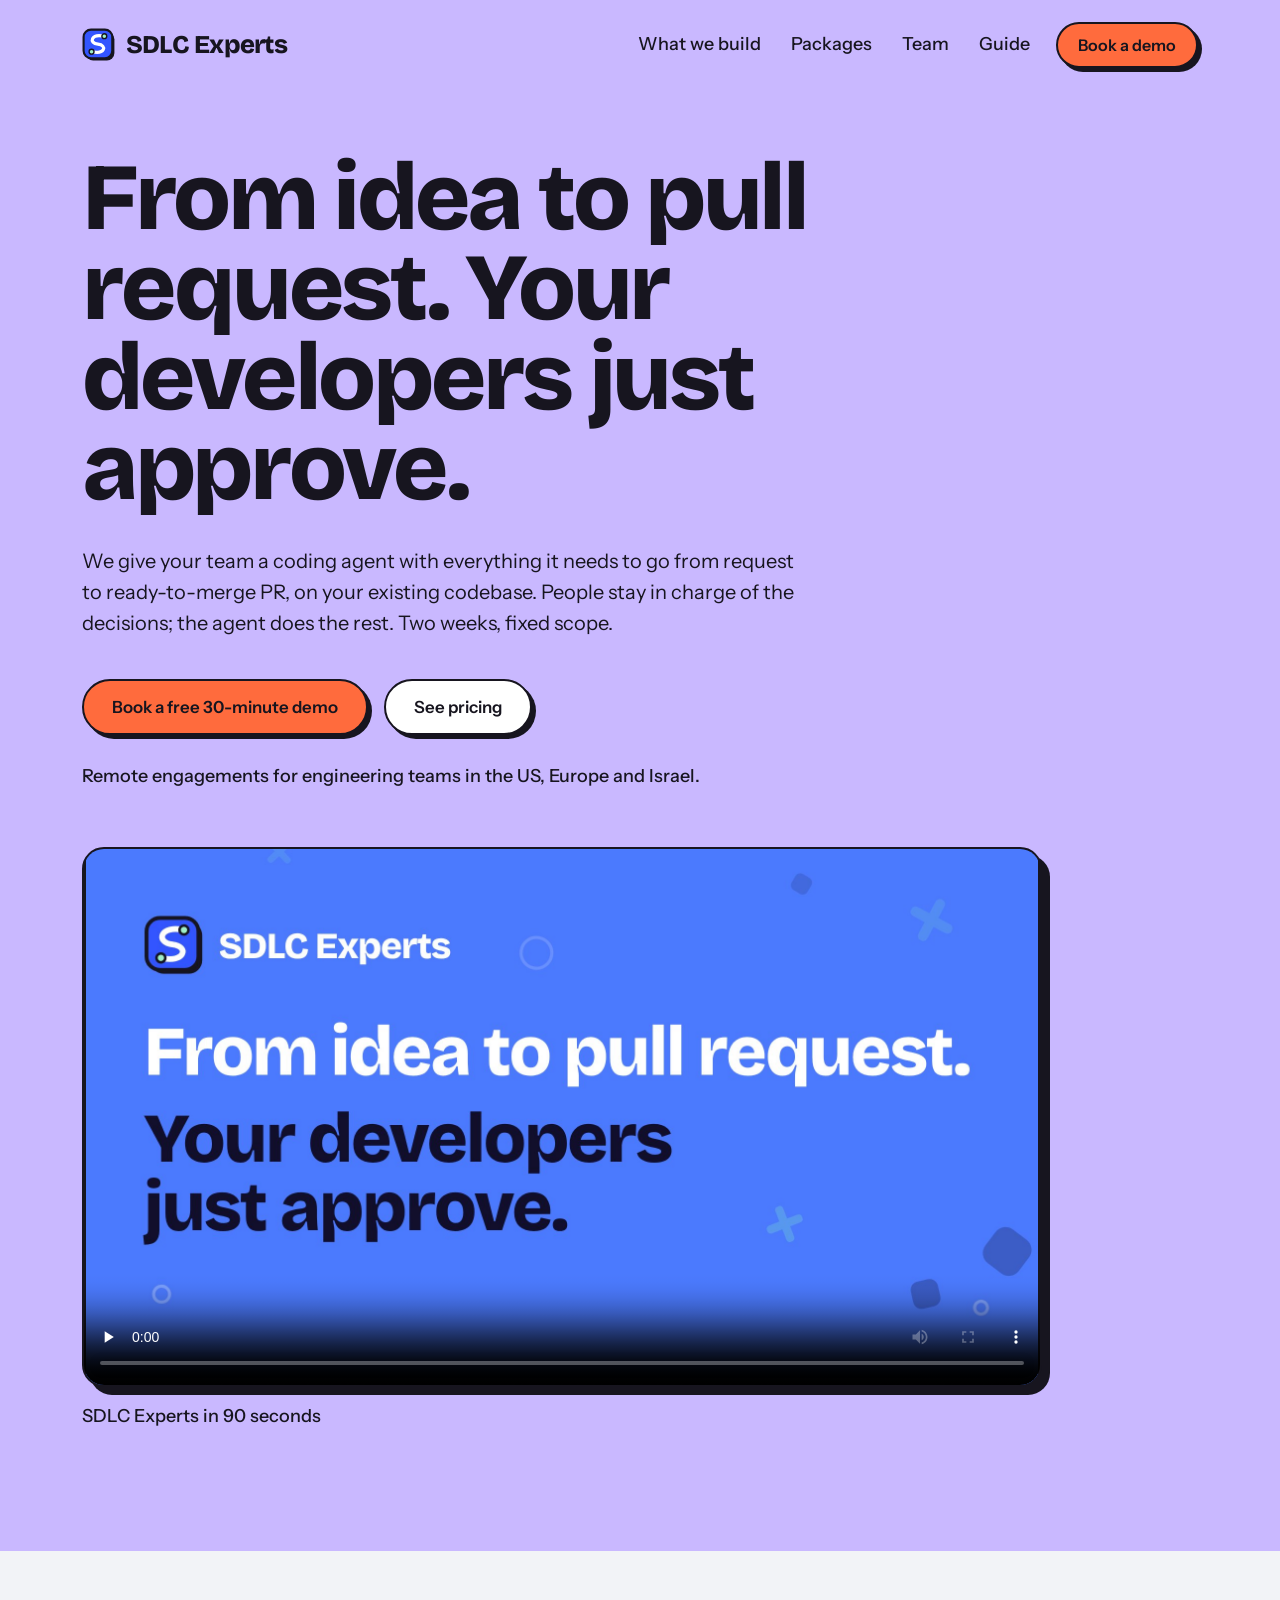
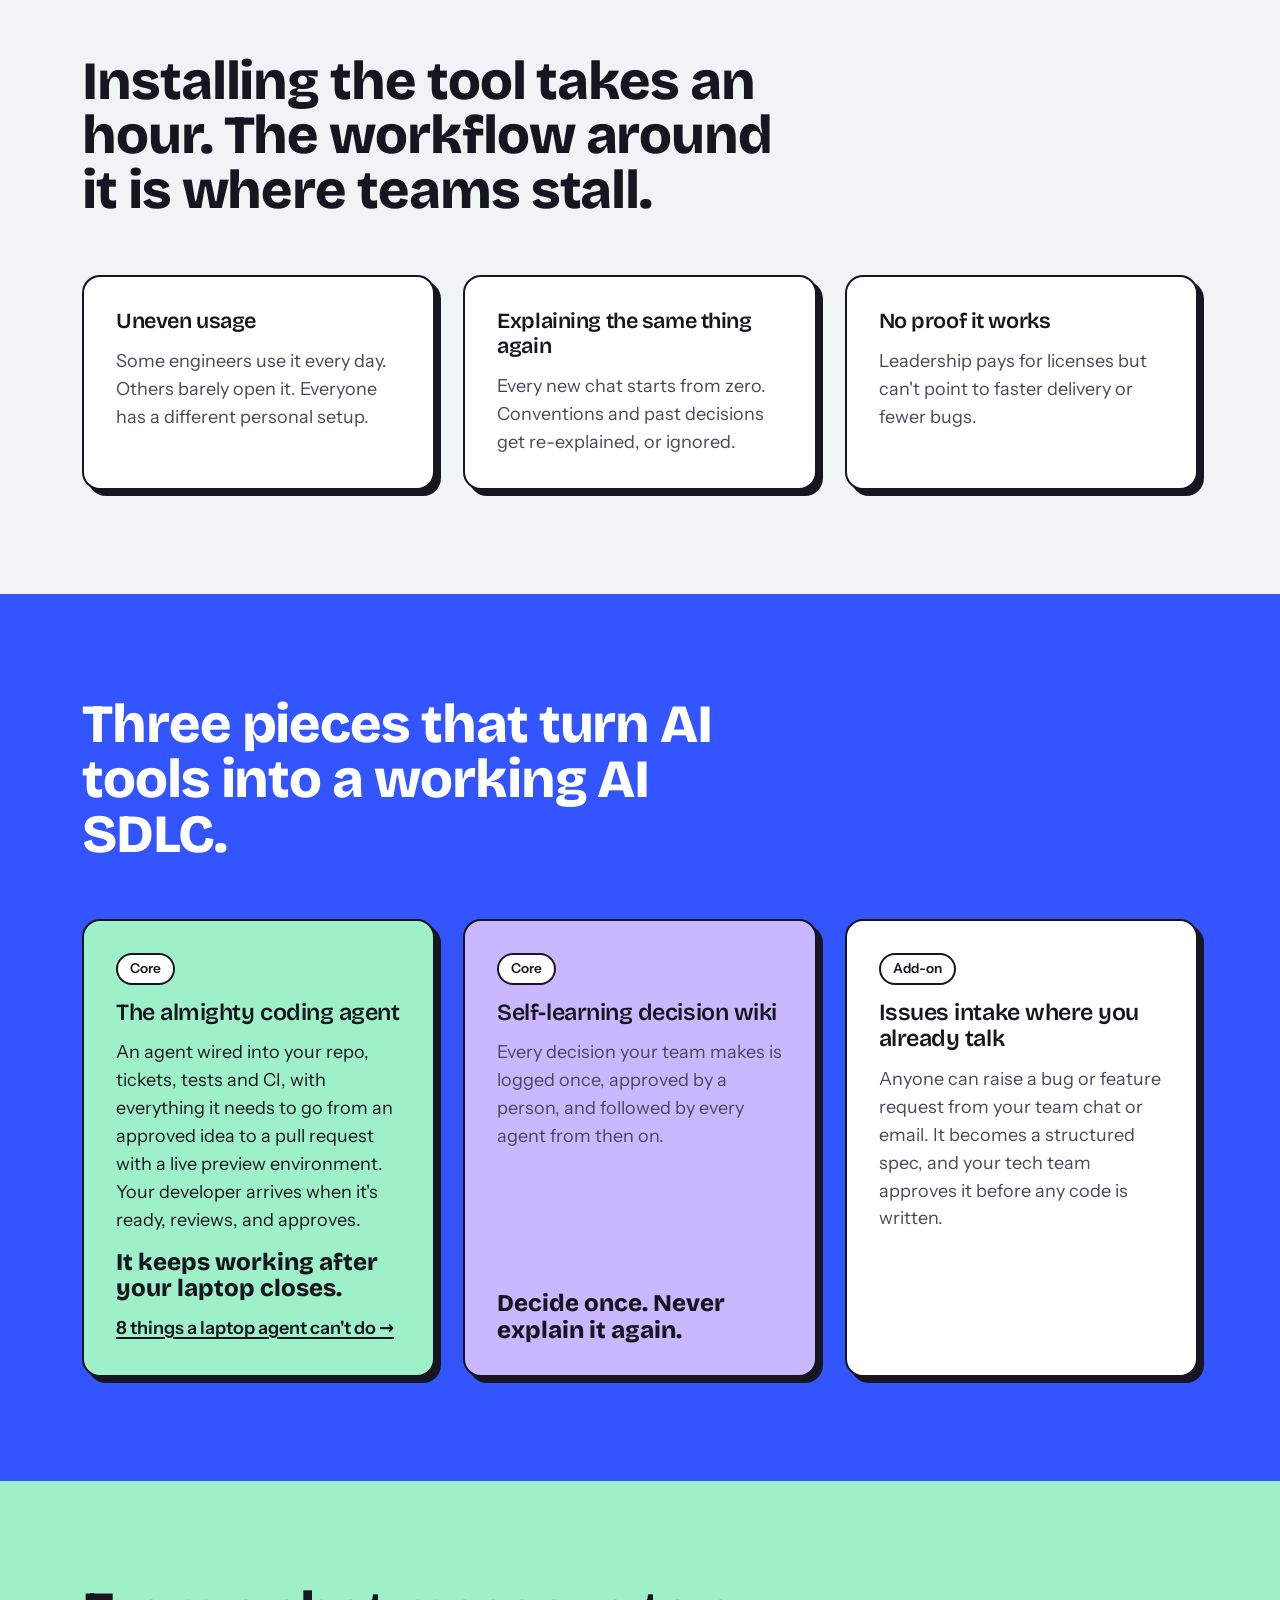
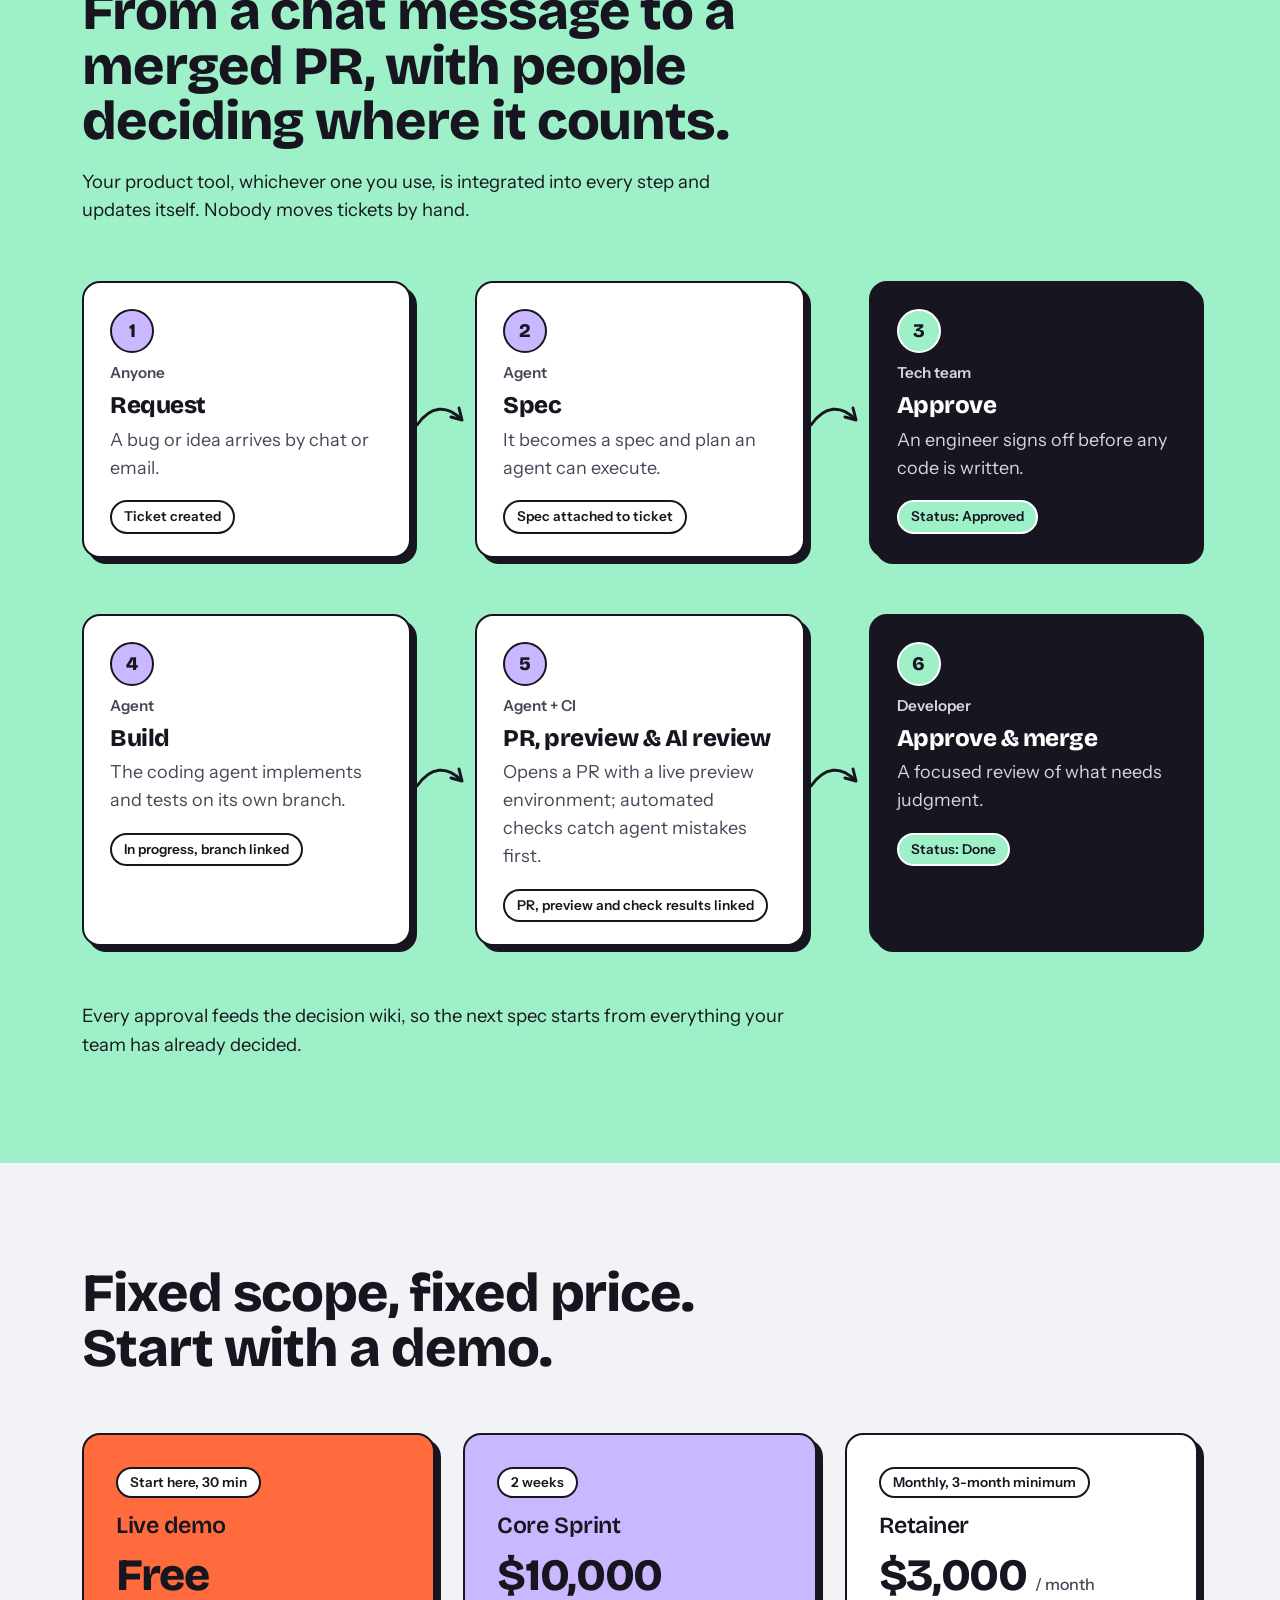
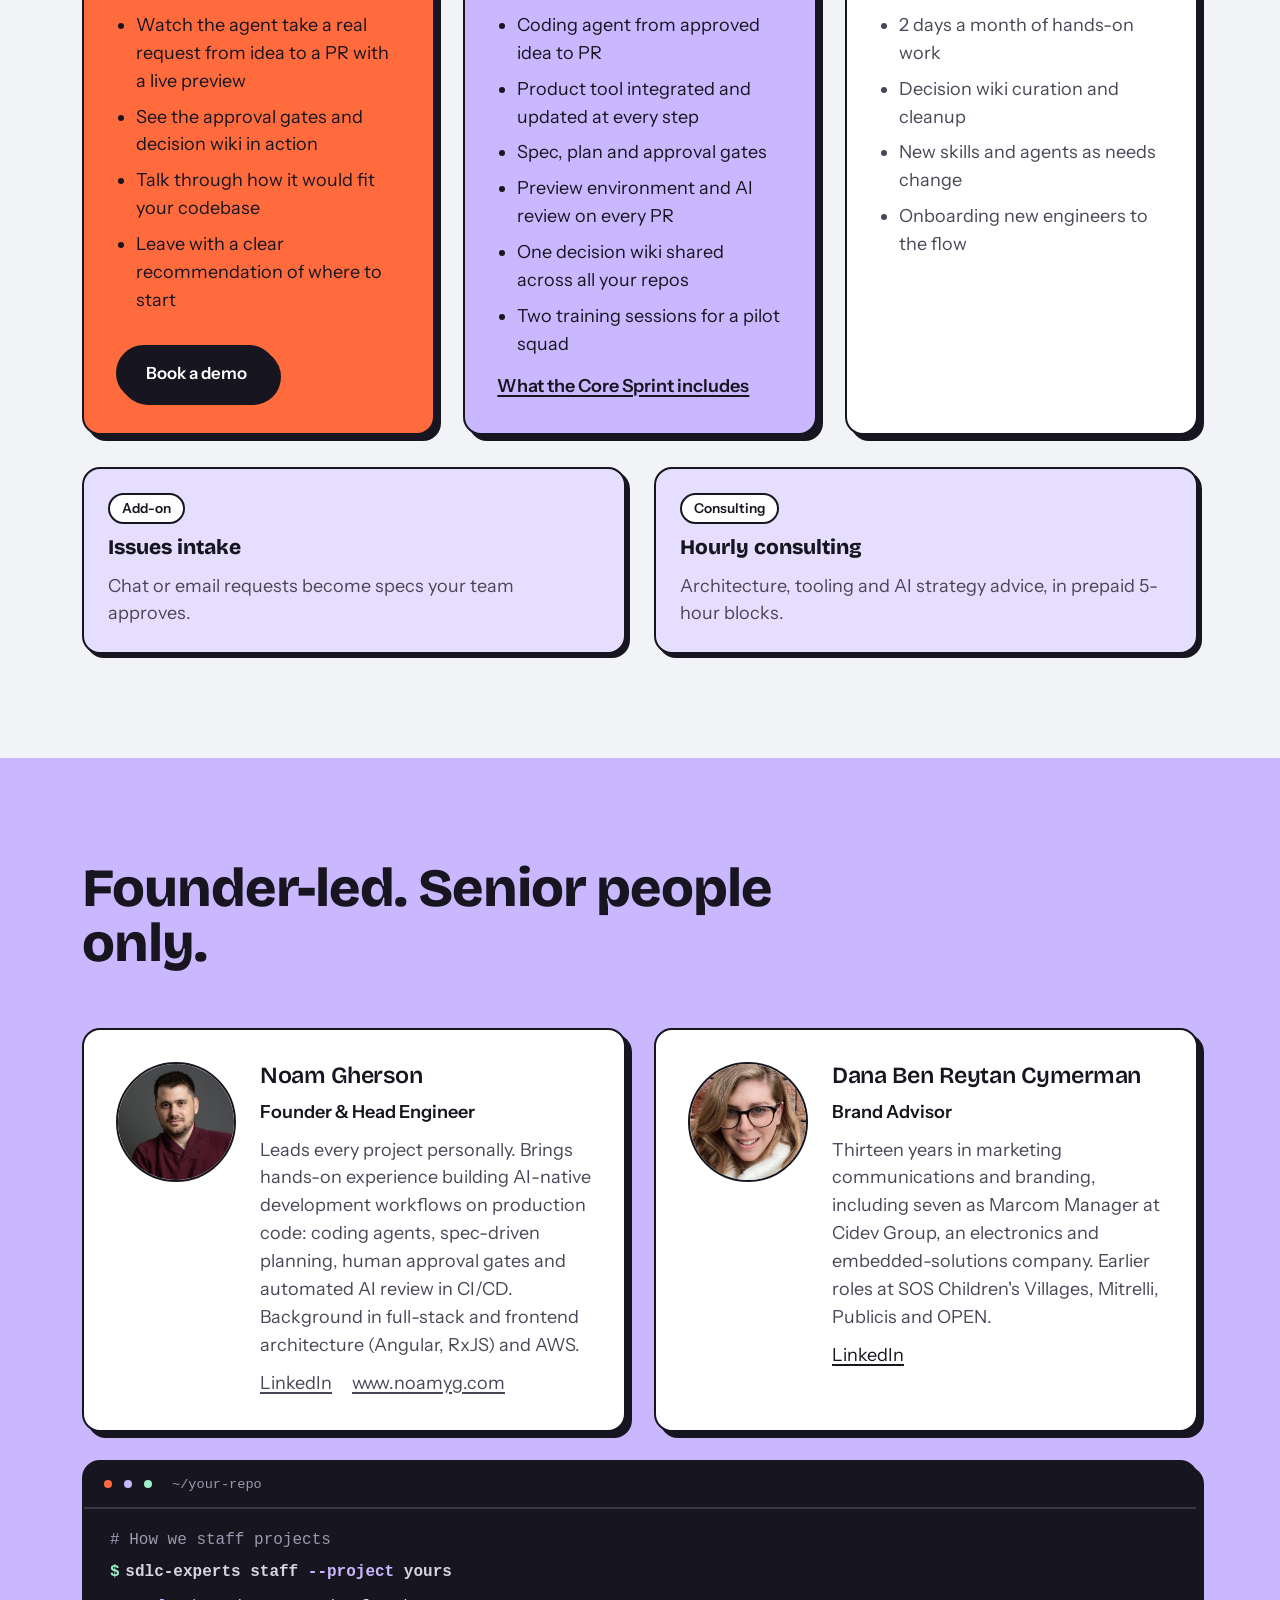
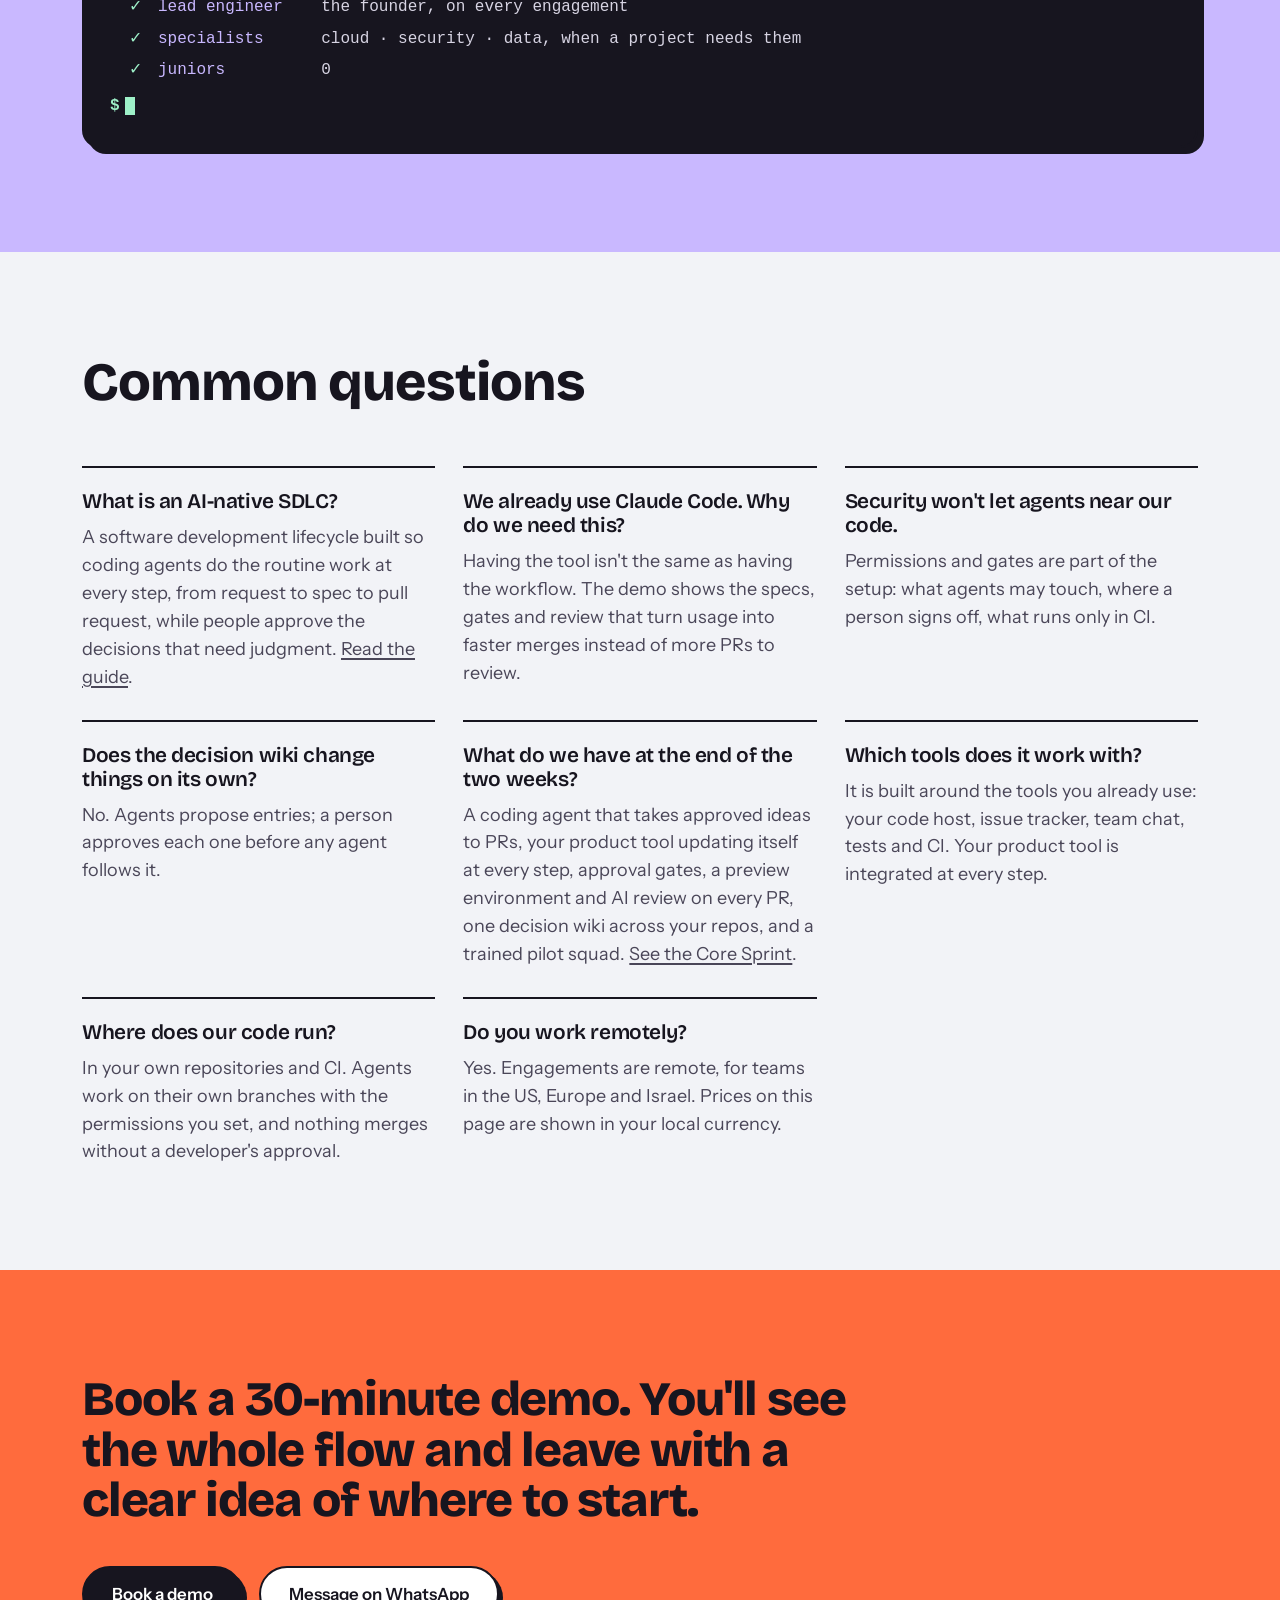
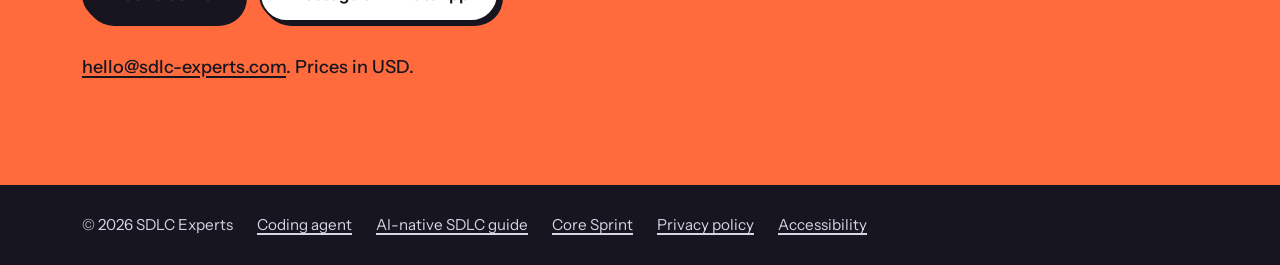
<file: index.html>
<!doctype html>
<html lang="en">
<head>
<meta charset="utf-8">
<meta name="viewport" content="width=device-width, initial-scale=1">
<title>SDLC Experts | AI SDLC consulting for engineering teams</title>
<meta name="description" content="AI SDLC consulting: we give your team a coding agent that takes ideas to ready-to-merge PRs on your existing codebase. Your developers just approve. Two weeks, fixed scope.">
<meta property="og:type" content="website">
<meta property="og:url" content="https://sdlc-experts.com/">
<meta property="og:title" content="SDLC Experts | From idea to pull request. Your developers just approve.">
<meta property="og:description" content="AI-native SDLC for engineering teams of 5–40: coding agents, a self-learning decision wiki, and issue intake from your team chat or email.">
<meta name="theme-color" content="#C9B8FF">
<link rel="canonical" href="https://sdlc-experts.com/">
<meta property="og:image" content="https://sdlc-experts.com/img/logo.png">
<script type="application/ld+json">
{
 "@context": "https://schema.org",
 "@type": "ProfessionalService",
 "@id": "https://sdlc-experts.com/#org",
 "name": "SDLC Experts",
 "url": "https://sdlc-experts.com/",
 "logo": "https://sdlc-experts.com/img/logo.png",
 "image": "https://sdlc-experts.com/img/logo.png",
 "description": "AI SDLC consulting: a coding agent that takes approved ideas to ready-to-merge pull requests on your existing codebase, with human approval gates, AI review in CI and a decision wiki every agent follows.",
 "email": "hello@sdlc-experts.com",
 "telephone": "+972526824700",
 "address": {
  "@type": "PostalAddress",
  "addressCountry": "IL"
 },
 "areaServed": [
  {
   "@type": "Country",
   "name": "United States"
  },
  {
   "@type": "Place",
   "name": "Europe"
  },
  {
   "@type": "Country",
   "name": "Israel"
  }
 ],
 "founder": {
  "@type": "Person",
  "name": "Noam Gherson",
  "jobTitle": "Founder & Head Engineer",
  "url": "https://www.noamyg.com",
  "sameAs": [
   "https://www.linkedin.com/in/noamyg"
  ]
 },
 "knowsAbout": [
  "AI-native software development lifecycle",
  "Coding agents",
  "Architecture decision records",
  "AI code review in CI"
 ]
}
</script>
<script type="application/ld+json">
{"@context":"https://schema.org","@type":"VideoObject","name":"SDLC Experts in 90 seconds","description":"How SDLC Experts turns AI coding tools into one shared delivery flow on your existing codebase, from a request to a ready-to-merge pull request.","thumbnailUrl":"https://sdlc-experts.com/video/poster.jpg","uploadDate":"2026-11-18","duration":"PT1M32S","contentUrl":"https://sdlc-experts.com/video/sdlc-experts-promo.mp4","embedUrl":"https://sdlc-experts.com/video/"}
</script>
<link rel="icon" href="/favicon.svg" type="image/svg+xml">
<link rel="preload" href="/fonts/bricolage-grotesque-latin-800-normal.woff2" as="font" type="font/woff2" crossorigin>
<link rel="preload" href="/fonts/instrument-sans-latin-400-normal.woff2" as="font" type="font/woff2" crossorigin>
<link rel="stylesheet" href="/fonts/fonts.css">
<style>
:root{
  --ink:#17151F; --paper:#F2F3F7; --white:#FFFFFF;
  --lilac:#C9B8FF; --lilac-soft:#E6DEFF; --blue:#3355FF; --mint:#9EF0C8; --tangerine:#FF6B3D;
  --muted:#4A4658; --on-blue:#FFFFFF; --on-blue-muted:#FFFFFF;
  --display:'Bricolage Grotesque', 'Instrument Sans', system-ui, sans-serif;
  --body:'Instrument Sans', system-ui, sans-serif;
  --line:2px solid var(--ink);
  --pop:6px 6px 0 var(--ink);
}
*{box-sizing:border-box}
html{scroll-behavior:smooth}
@media (prefers-reduced-motion:reduce){html{scroll-behavior:auto}*{transition:none!important}}
body{margin:0;background:var(--paper);color:var(--ink);font-family:var(--body);font-size:18px;line-height:1.55;-webkit-font-smoothing:antialiased}
a{color:inherit;text-decoration-thickness:2px;text-underline-offset:3px}
:focus-visible{outline:3px solid var(--blue);outline-offset:3px;border-radius:6px}
.block-blue :focus-visible,.card.ink :focus-visible,footer :focus-visible{outline-color:var(--white)}
.block-tangerine :focus-visible{outline-color:var(--ink)}
h1,h2,h3{font-family:var(--display);margin:0;letter-spacing:-.02em}
h1{font-weight:800;font-size:clamp(2.9rem,7.4vw,6.4rem);line-height:.95;letter-spacing:-.035em;max-width:13ch}
h2{font-weight:800;font-size:clamp(2rem,4.2vw,3.4rem);line-height:1.02;max-width:20ch}
h3{font-weight:600;font-size:1.45rem;line-height:1.15}
p{margin:0}
.wrap{max-width:1180px;margin:0 auto;padding:0 32px}
.block{padding:104px 0}
.block-lilac{background:var(--lilac)}
.block-blue{background:var(--blue);color:var(--on-blue)}
.block-mint{background:var(--mint)}
.block-tangerine{background:var(--tangerine)}
.block-paper{background:var(--paper)}
.head{display:flex;flex-direction:column;gap:18px;margin-bottom:56px}
.intro{font-size:1.15rem;max-width:58ch;color:var(--muted)}
.block-blue .intro{color:var(--on-blue-muted)}

/* buttons and stickers */
.btn{display:inline-flex;align-items:center;justify-content:center;min-height:56px;padding:0 28px;border:var(--line);border-radius:999px;font-family:var(--body);font-weight:600;font-size:1.05rem;text-decoration:none;background:var(--ink);color:var(--white);box-shadow:4px 4px 0 var(--ink);transition:transform .12s ease, box-shadow .12s ease}
.btn:hover{transform:translate(-2px,-2px);box-shadow:6px 6px 0 var(--ink)}
.btn:active{transform:translate(2px,2px);box-shadow:0 0 0 var(--ink)}
.btn-light{background:var(--white);color:var(--ink)}
.btn-blue{background:var(--blue);color:var(--white)}
.btn-cta{background:var(--tangerine);color:var(--ink)}
.sticker{display:inline-block;align-self:flex-start;padding:5px 12px;border:var(--line);border-radius:999px;background:var(--white);color:var(--ink);font-size:.85rem;font-weight:600;line-height:1.3}
.card{background:var(--white);color:var(--ink);border:var(--line);border-radius:18px;box-shadow:var(--pop);padding:32px;display:flex;flex-direction:column;gap:14px}
.card p,.card li{color:var(--muted)}
.card.ink{background:var(--ink);color:var(--white)}
.card.ink p,.card.ink li{color:#D7D4E3}
.card.ink .sticker{background:var(--mint)}
.grid3{display:grid;grid-template-columns:repeat(3,minmax(0,1fr));gap:28px}
.grid2{display:grid;grid-template-columns:repeat(2,minmax(0,1fr));gap:28px}
ul.list{margin:0;padding-left:20px;display:flex;flex-direction:column;gap:8px}

/* header + hero */
.site-header{background:var(--lilac)}
.site-header .wrap{display:flex;flex-wrap:wrap;gap:16px;justify-content:space-between;align-items:center;padding-top:22px;padding-bottom:22px}
.logo{font-family:var(--display);font-weight:800;font-size:1.6rem;letter-spacing:-.03em;text-decoration:none;display:inline-flex;align-items:center;gap:10px}
.logo-mark{width:34px;height:34px;display:block}
nav{display:flex;flex-wrap:wrap;align-items:center;gap:6px}
nav a.nav-link{display:inline-flex;align-items:center;min-height:44px;padding:0 12px;text-decoration:none;font-weight:500}
nav a.nav-link:hover{text-decoration:underline}
nav .btn{min-height:46px;padding:0 20px;margin-left:8px;font-size:1rem}
.hero{padding:64px 0 120px;position:relative;overflow:hidden}
.hero .wrap{position:relative}
.hero .lead{font-size:1.25rem;max-width:56ch;margin-top:32px}
.hero .actions{display:flex;flex-wrap:wrap;gap:16px;margin-top:40px;align-items:center}
.hero .served{margin-top:28px;font-weight:500}
.hero-video{margin:56px 0 0;max-width:960px}
.video-frame{border:var(--line);border-radius:22px;overflow:hidden;box-shadow:8px 8px 0 var(--ink);background:var(--ink);aspect-ratio:16/9}
.video-frame video{display:block;width:100%;height:100%}
.hero-video figcaption{margin-top:16px;font-weight:500}

/* problems */
.problems .card h3{font-size:1.35rem}

/* what we build */
.build .card .tagline{font-family:var(--display);font-weight:800;font-size:1.5rem;line-height:1.1;color:var(--ink);margin-top:auto}
.build .card.mint{background:var(--mint)}
.build .card.mint p{color:var(--ink)}
.build .card.lilac{background:var(--lilac)}

/* flow */
.flow{list-style:none;margin:0;padding:0;display:grid;grid-template-columns:repeat(3,minmax(0,1fr));gap:56px 64px;counter-reset:step}
.flow li{position:relative;background:var(--white);border:var(--line);border-radius:18px;box-shadow:var(--pop);padding:26px 26px 22px;display:flex;flex-direction:column;gap:8px}
.flow li.gate{background:var(--ink);color:var(--white)}
.flow .num{width:44px;height:44px;border:var(--line);border-radius:50%;display:grid;place-items:center;font-family:var(--display);font-weight:800;font-size:1.2rem;background:var(--lilac);color:var(--ink)}
.flow li.gate .num{background:var(--mint);border-color:var(--white)}
.flow .who{font-weight:600;font-size:.95rem;color:var(--muted)}
.flow li.gate .who{color:#D7D4E3}
.flow strong{font-family:var(--display);font-weight:800;font-size:1.5rem;line-height:1.1;letter-spacing:-.02em}
.flow .what{color:var(--muted)}
.flow li.gate .what{color:#D7D4E3}
.flow .sync{margin-top:10px;align-self:flex-start;display:inline-flex;gap:8px;align-items:center;padding:4px 12px;border:var(--line);border-radius:999px;background:var(--white);color:var(--ink);font-size:.85rem;font-weight:600}
.flow li.gate .sync{border-color:var(--white);background:var(--mint)}
.flow li::after{content:"";position:absolute;right:-60px;top:50%;width:56px;height:40px;transform:translateY(-50%);background:url("data:image/svg+xml,%3Csvg xmlns='http://www.w3.org/2000/svg' viewBox='0 0 56 40'%3E%3Cpath d='M4 26 C 18 6, 34 6, 48 20' fill='none' stroke='%2317151F' stroke-width='3' stroke-linecap='round'/%3E%3Cpath d='M38 18 L49 21 L46 9' fill='none' stroke='%2317151F' stroke-width='3' stroke-linecap='round' stroke-linejoin='round'/%3E%3C/svg%3E") no-repeat center/contain}
.flow li:nth-child(3n)::after,.flow li:last-child::after{content:none}
.flow-note{margin-top:56px;font-size:1.15rem;max-width:60ch}

/* packages */
.price{font-family:var(--display);font-weight:800;font-size:2.8rem;line-height:1;letter-spacing:-.03em}
.price small{font-family:var(--body);font-weight:500;font-size:1rem;letter-spacing:0;color:var(--muted)}
.packages .card.tangerine{background:var(--tangerine)}
.packages .card.tangerine p,.packages .card.tangerine li{color:var(--ink)}
.packages .card.lilac{background:var(--lilac)}
.packages .card.lilac p,.packages .card.lilac li,.packages .card.lilac .price small{color:var(--ink)}
.packages .more{font-weight:600;margin-top:auto}
.build .card .more{font-weight:600;color:var(--ink)}
.packages .card .btn{margin-top:auto;align-self:flex-start}
.addons{margin-top:32px}
.addons .card{background:var(--lilac-soft);box-shadow:4px 4px 0 var(--ink);padding:24px;gap:8px}
.addons strong{font-family:var(--display);font-weight:800;font-size:1.3rem}

/* team */
.team-grid{display:grid;grid-template-columns:repeat(2,minmax(0,1fr));gap:28px}
.person{flex-direction:row;flex-wrap:wrap;gap:24px;align-items:flex-start}
.person img{width:120px;height:120px;border:var(--line);border-radius:50%;object-fit:cover;flex:0 0 120px;background:var(--lilac-soft)}
.person-body{flex:1 1 220px;display:flex;flex-direction:column;gap:10px}
.person .role{font-weight:600;color:var(--ink)}
.person .links{display:flex;flex-wrap:wrap;gap:6px 20px}
.staffing{grid-column:1 / -1}
.staffing h3{font-size:1.45rem}
/* staffing card as a terminal */
.card.term{padding:0;gap:0;overflow:hidden;font-family:ui-monospace,SFMono-Regular,Menlo,Consolas,"Liberation Mono",monospace;font-size:1rem;line-height:1.6}
.term-bar{display:flex;align-items:center;gap:8px;padding:12px 18px;border-bottom:2px solid #3A3647}
.term-bar .dot{width:12px;height:12px;border-radius:50%;border:2px solid var(--ink)}
.term-bar .dot:nth-child(1){background:var(--tangerine)}
.term-bar .dot:nth-child(2){background:var(--lilac)}
.term-bar .dot:nth-child(3){background:var(--mint)}
.term-bar .path{margin-left:10px;color:#9D98B0;font-size:.85rem}
.term-body{padding:22px 26px 26px;display:flex;flex-direction:column;gap:10px}
.term .staffing-h{font-family:inherit;font-size:1rem;font-weight:400;letter-spacing:0;color:#9D98B0}
.term .cmd{color:var(--white);font-weight:600;overflow-wrap:anywhere}
.term .ps{color:var(--mint);margin-right:.6ch}
.term .flag{color:var(--lilac)}
.term-out{list-style:none;margin:0;padding:0 0 0 2ch;display:flex;flex-direction:column;gap:6px}
.term-out li{display:grid;grid-template-columns:2ch 16ch minmax(0,1fr);column-gap:1ch;color:#D7D4E3}
.term-out .ok{color:var(--mint)}
.term-out .key{color:var(--lilac)}
.term .cursor{display:inline-block;width:.6em;height:1.1em;vertical-align:text-bottom;background:var(--mint)}
@media (max-width:640px){
  .term{font-size:.9rem}
  .term-body{padding:18px 18px 22px}
  .term-out{padding-left:0}
  .term-out li{grid-template-columns:2ch minmax(0,1fr)}
  .term-out .val{grid-column:2}
}

/* faq */
.faq{display:flex;flex-direction:column;gap:10px;padding-top:22px;border-top:var(--line)}
.faq h3{font-size:1.3rem}
.faq p{color:var(--muted)}

/* book */
.book h2{font-size:clamp(2.6rem,6.4vw,5.4rem);line-height:.95;max-width:14ch}
.book .lead{font-family:var(--display);font-weight:800;font-size:clamp(1.9rem,4vw,3rem);line-height:1.05;letter-spacing:-.025em;max-width:24ch;margin:0}
.book .actions{display:flex;flex-wrap:wrap;gap:16px;margin-top:40px}
.book .fine{margin-top:32px;font-weight:500}

footer{background:var(--ink);color:#D7D4E3;font-size:.95rem}
footer .wrap{padding-top:28px;padding-bottom:28px;display:flex;flex-wrap:wrap;gap:8px 24px}

@media (max-width:980px){
  .grid3,.grid2,.team-grid{grid-template-columns:minmax(0,1fr)}
  .flow{grid-template-columns:minmax(0,1fr);gap:52px}
  .flow li::after{right:auto;left:50%;top:auto;bottom:-50px;width:40px;height:46px;transform:translateX(-50%) rotate(90deg)}
  .flow li:nth-child(3n)::after{content:""}
  .flow li:last-child::after{content:none}
}
@media (max-width:640px){
  body{font-size:17px}
  .wrap{padding:0 20px}
  .block{padding:72px 0}
  .hero{padding:32px 0 80px}
  nav a.nav-link{display:none}
  .card{padding:24px}
  .site-header .wrap{flex-wrap:nowrap;gap:10px}
  .logo{font-size:1.25rem;gap:8px}
  .logo-mark{width:28px;height:28px}
  nav .btn{min-height:44px;padding:0 14px;margin-left:0;font-size:.95rem;white-space:nowrap}
  .actions .btn{flex:1 1 100%}
  .head{margin-bottom:40px}
}
.skip{position:absolute;left:-9999px;top:12px;z-index:100;padding:10px 18px;border:2px solid #17151F;border-radius:999px;background:#FFFFFF;color:#17151F;font-weight:600;text-decoration:none}
.skip:focus{left:16px}
.sr-only{position:absolute;width:1px;height:1px;padding:0;margin:-1px;overflow:hidden;clip:rect(0,0,0,0);white-space:nowrap;border:0}

/* Increase-contrast mode: gray text goes to full ink, soft text on dark goes to white */
@media (prefers-contrast:more){
  :root{--muted:var(--ink)}
  .card.ink p,.card.ink li,.flow li.gate .who,.flow li.gate .what,.term-out li,footer{color:#FFFFFF}
  .term-bar .path,.term .staffing-h{color:#D7D4E3}
  :focus-visible{outline-width:4px}
}
</style>
<script src="/gtag.js"></script>
</head>
<body>
<a class="skip" href="#main">Skip to content</a>

<header class="site-header">
  <div class="wrap">
    <a class="logo" href="/"><img class="logo-mark" src="/logo-mark.svg" width="34" height="34" alt="">SDLC Experts</a>
    <nav aria-label="Main">
      <a class="nav-link" href="#build">What we build</a>
      <a class="nav-link" href="#packages">Packages</a>
      <a class="nav-link" href="#team">Team</a>
      <a class="nav-link" href="/ai-native-sdlc/">Guide</a>
      <a class="btn btn-cta" href="https://cal.com/sdlc-experts/30min" target="_blank" rel="noopener">Book a demo</a>
    </nav>
  </div>
</header>

<main id="main">
<section class="block-lilac hero">
  <div class="wrap">
    <h1>From idea to pull request. Your developers just approve.</h1>
    <p class="lead">We give your team a coding agent with everything it needs to go from request to ready-to-merge PR, on your existing codebase. People stay in charge of the decisions; the agent does the rest. Two weeks, fixed scope.</p>
    <div class="actions">
      <a class="btn btn-cta" href="https://cal.com/sdlc-experts/30min" target="_blank" rel="noopener">Book a free 30-minute demo</a>
      <a class="btn btn-light" href="#packages">See pricing</a>
    </div>
    <p class="served">Remote engagements for engineering teams in the US, Europe and Israel.</p>
    <figure class="hero-video" id="video">
      <div class="video-frame">
        <video controls playsinline preload="none" poster="/video/poster.jpg" width="1920" height="1080" aria-label="SDLC Experts in 90 seconds, with burned-in captions">
          <source src="/video/sdlc-experts-promo.mp4" type="video/mp4">
          <a href="/video/sdlc-experts-promo.mp4">Download the video (MP4)</a>
        </video>
      </div>
      <figcaption>SDLC Experts in 90 seconds</figcaption>
    </figure>
  </div>
</section>

<section class="block block-paper problems">
  <div class="wrap">
    <div class="head">
      <h2>Installing the tool takes an hour. The workflow around it is where teams stall.</h2>
    </div>
    <div class="grid3">
      <div class="card"><h3>Uneven usage</h3><p>Some engineers use it every day. Others barely open it. Everyone has a different personal setup.</p></div>
      <div class="card"><h3>Explaining the same thing again</h3><p>Every new chat starts from zero. Conventions and past decisions get re-explained, or ignored.</p></div>
      <div class="card"><h3>No proof it works</h3><p>Leadership pays for licenses but can't point to faster delivery or fewer bugs.</p></div>
    </div>
  </div>
</section>

<section id="build" class="block block-blue build">
  <div class="wrap">
    <div class="head">
      <h2>Three pieces that turn AI tools into a working AI SDLC.</h2>
    </div>
    <div class="grid3">
      <div class="card mint">
        <span class="sticker">Core</span>
        <h3>The almighty coding agent</h3>
        <p>An agent wired into your repo, tickets, tests and CI, with everything it needs to go from an approved idea to a pull request with a live preview environment. Your developer arrives when it's ready, reviews, and approves.</p>
        <p class="tagline">It keeps working after your laptop closes.</p>
        <a class="more" href="/coding-agent/">8 things a laptop agent can't do <span aria-hidden="true">→</span></a>
      </div>
      <div class="card lilac">
        <span class="sticker">Core</span>
        <h3>Self-learning decision wiki</h3>
        <p>Every decision your team makes is logged once, approved by a person, and followed by every agent from then on.</p>
        <p class="tagline">Decide once. Never explain it again.</p>
      </div>
      <div class="card">
        <span class="sticker">Add-on</span>
        <h3>Issues intake where you already talk</h3>
        <p>Anyone can raise a bug or feature request from your team chat or email. It becomes a structured spec, and your tech team approves it before any code is written.</p>
      </div>
    </div>
  </div>
</section>

<section id="flow" class="block block-mint">
  <div class="wrap">
    <div class="head">
      <h2>From a chat message to a merged PR, with people deciding where it counts.</h2>
      <p class="intro" style="color:var(--ink)">Your product tool, whichever one you use, is integrated into every step and updates itself. Nobody moves tickets by hand.</p>
    </div>
    <ol class="flow">
      <li><span class="num" aria-hidden="true">1</span><span class="who">Anyone</span><strong>Request</strong><span class="what">A bug or idea arrives by chat or email.</span><span class="sync">Ticket created</span></li>
      <li><span class="num" aria-hidden="true">2</span><span class="who">Agent</span><strong>Spec</strong><span class="what">It becomes a spec and plan an agent can execute.</span><span class="sync">Spec attached to ticket</span></li>
      <li class="gate"><span class="num" aria-hidden="true">3</span><span class="who">Tech team</span><strong>Approve</strong><span class="what">An engineer signs off before any code is written.</span><span class="sync">Status: Approved</span></li>
      <li><span class="num" aria-hidden="true">4</span><span class="who">Agent</span><strong>Build</strong><span class="what">The coding agent implements and tests on its own branch.</span><span class="sync">In progress, branch linked</span></li>
      <li><span class="num" aria-hidden="true">5</span><span class="who">Agent + CI</span><strong>PR, preview &amp; AI review</strong><span class="what">Opens a PR with a live preview environment; automated checks catch agent mistakes first.</span><span class="sync">PR, preview and check results linked</span></li>
      <li class="gate"><span class="num" aria-hidden="true">6</span><span class="who">Developer</span><strong>Approve &amp; merge</strong><span class="what">A focused review of what needs judgment.</span><span class="sync">Status: Done</span></li>
    </ol>
    <p class="flow-note">Every approval feeds the decision wiki, so the next spec starts from everything your team has already decided.</p>
  </div>
</section>

<section id="packages" class="block block-paper packages">
  <div class="wrap">
    <div class="head">
      <h2>Fixed scope, fixed price. Start with a demo.</h2>
    </div>
    <div class="grid3">
      <div class="card tangerine">
        <span class="sticker">Start here, 30 min</span>
        <h3>Live demo</h3>
        <div class="price">Free</div>
        <ul class="list">
          <li>Watch the agent take a real request from idea to a PR with a live preview</li>
          <li>See the approval gates and decision wiki in action</li>
          <li>Talk through how it would fit your codebase</li>
          <li>Leave with a clear recommendation of where to start</li>
        </ul>
        <a class="btn" href="https://cal.com/sdlc-experts/30min" target="_blank" rel="noopener">Book a demo</a>
      </div>
      <div class="card lilac">
        <span class="sticker">2 weeks</span>
        <h3>Core Sprint</h3>
        <div class="price"><span data-ils="32000">₪32,000</span> <small class="vat">+ VAT</small></div>
        <ul class="list">
          <li>Coding agent from approved idea to PR</li>
          <li>Product tool integrated and updated at every step</li>
          <li>Spec, plan and approval gates</li>
          <li>Preview environment and AI review on every PR</li>
          <li>One decision wiki shared across all your repos</li>
          <li>Two training sessions for a pilot squad</li>
        </ul>
        <a class="more" href="/core-sprint/">What the Core Sprint includes</a>
      </div>
      <div class="card">
        <span class="sticker">Monthly, 3-month minimum</span>
        <h3>Retainer</h3>
        <div class="price"><span data-ils="9500">₪9,500</span> <small>/ month <span class="vat">+ VAT</span></small></div>
        <ul class="list">
          <li>2 days a month of hands-on work</li>
          <li>Decision wiki curation and cleanup</li>
          <li>New skills and agents as needs change</li>
          <li>Onboarding new engineers to the flow</li>
        </ul>
      </div>
    </div>
    <div class="grid2 addons">
      <div class="card"><span class="sticker">Add-on</span><strong>Issues intake</strong><p>Chat or email requests become specs your team approves.</p></div>
      <div class="card"><span class="sticker">Consulting</span><strong>Hourly consulting</strong><p>Architecture, tooling and AI strategy advice, in prepaid 5-hour blocks.</p></div>
    </div>
  </div>
</section>

<section id="team" class="block block-lilac">
  <div class="wrap">
    <div class="head">
      <h2>Founder-led. Senior people only.</h2>
    </div>
    <div class="team-grid">
      <div class="card person">
        <img src="/img/noam.jpg" alt="Noam Gherson" width="120" height="120" loading="lazy">
        <div class="person-body">
          <h3>Noam Gherson</h3>
          <p class="role">Founder &amp; Head Engineer</p>
          <p>Leads every project personally. Brings hands-on experience building AI-native development workflows on production code: coding agents, spec-driven planning, human approval gates and automated AI review in CI/CD. Background in full-stack and frontend architecture (Angular, RxJS) and AWS.</p>
          <p class="links"><a href="https://www.linkedin.com/in/noamyg" target="_blank" rel="noopener">LinkedIn<span class="sr-only"> (opens in a new tab)</span></a><a href="https://www.noamyg.com" target="_blank" rel="noopener">www.noamyg.com<span class="sr-only"> (opens in a new tab)</span></a></p>
        </div>
      </div>
      <div class="card person">
        <img src="/img/dana.jpg" alt="Dana Ben Reytan Cymerman" width="120" height="120" loading="lazy">
        <div class="person-body">
          <h3>Dana Ben Reytan Cymerman</h3>
          <p class="role">Brand Advisor</p>
          <p>Thirteen years in marketing communications and branding, including seven as Marcom Manager at Cidev Group, an electronics and embedded-solutions company. Earlier roles at SOS Children's Villages, Mitrelli, Publicis and OPEN.</p>
          <a href="https://www.linkedin.com/in/dana-ben-reytan-cymerman-5871b793" target="_blank" rel="noopener">LinkedIn<span class="sr-only"> (opens in a new tab)</span></a>
        </div>
      </div>
      <div class="card ink staffing term">
        <div class="term-bar" aria-hidden="true"><span class="dot"></span><span class="dot"></span><span class="dot"></span><span class="path">~/your-repo</span></div>
        <div class="term-body">
          <h3 class="staffing-h"><span aria-hidden="true"># </span>How we staff projects</h3>
          <p class="cmd" aria-hidden="true"><span class="ps">$</span>sdlc-experts staff <span class="flag">--project</span> yours</p>
          <ul class="term-out">
            <li><span class="ok" aria-hidden="true">✓</span><span class="key">lead engineer</span><span class="val">the founder, on every engagement</span></li>
            <li><span class="ok" aria-hidden="true">✓</span><span class="key">specialists</span><span class="val">cloud · security · data, when a project needs them</span></li>
            <li><span class="ok" aria-hidden="true">✓</span><span class="key">juniors</span><span class="val">0 <span class="sr-only">(no juniors learning on your codebase)</span></span></li>
          </ul>
          <p class="cmd" aria-hidden="true"><span class="ps">$</span><span class="cursor"></span></p>
        </div>
      </div>
    </div>
  </div>
</section>

<section id="faq" class="block block-paper">
  <div class="wrap">
    <div class="head">
      <h2>Common questions</h2>
    </div>
    <div class="grid3">
      <div class="faq"><h3>What is an AI-native SDLC?</h3><p>A software development lifecycle built so coding agents do the routine work at every step, from request to spec to pull request, while people approve the decisions that need judgment. <a href="/ai-native-sdlc/">Read the guide</a>.</p></div>
      <div class="faq"><h3>We already use Claude Code. Why do we need this?</h3><p>Having the tool isn't the same as having the workflow. The demo shows the specs, gates and review that turn usage into faster merges instead of more PRs to review.</p></div>
      <div class="faq"><h3>Security won't let agents near our code.</h3><p>Permissions and gates are part of the setup: what agents may touch, where a person signs off, what runs only in CI.</p></div>
      <div class="faq"><h3>Does the decision wiki change things on its own?</h3><p>No. Agents propose entries; a person approves each one before any agent follows it.</p></div>
      <div class="faq"><h3>What do we have at the end of the two weeks?</h3><p>A coding agent that takes approved ideas to PRs, your product tool updating itself at every step, approval gates, a preview environment and AI review on every PR, one decision wiki across your repos, and a trained pilot squad. <a href="/core-sprint/">See the Core Sprint</a>.</p></div>
      <div class="faq"><h3>Which tools does it work with?</h3><p>It is built around the tools you already use: your code host, issue tracker, team chat, tests and CI. Your product tool is integrated at every step.</p></div>
      <div class="faq"><h3>Where does our code run?</h3><p>In your own repositories and CI. Agents work on their own branches with the permissions you set, and nothing merges without a developer's approval.</p></div>
      <div class="faq"><h3>Do you work remotely?</h3><p>Yes. Engagements are remote, for teams in the US, Europe and Israel. Prices on this page are shown in your local currency.</p></div>
    </div>
  </div>
</section>

<section id="book" class="block block-tangerine book">
  <div class="wrap">
    <p class="lead">Book a 30-minute demo. You'll see the whole flow and leave with a clear idea of where to start.</p>
    <div class="actions">
      <a class="btn" href="https://cal.com/sdlc-experts/30min" target="_blank" rel="noopener">Book a demo</a>
      <a class="btn btn-light" href="https://wa.me/972526824700" target="_blank" rel="noopener">Message on WhatsApp<span class="sr-only"> (opens in a new tab)</span></a>
    </div>
    <p class="fine"><a href="mailto:hello@sdlc-experts.com">hello@sdlc-experts.com</a>. <span id="price-note">Prices in NIS, before VAT.</span></p>
  </div>
</section>
</main>

<footer>
  <div class="wrap"><span>© 2026 SDLC Experts</span><a href="/coding-agent/">Coding agent</a><a href="/ai-native-sdlc/">AI-native SDLC guide</a><a href="/core-sprint/">Core Sprint</a><a href="/privacy/">Privacy policy</a><a href="/accessibility/">Accessibility</a></div>
</footer>

<script>
/* Prices are set in NIS. Each market converts with one multiplier
   (local rate for comparable senior AI consulting / Israeli rate),
   then rounds UP: to the nearest 100 for amounts of 1,000+, to the nearest 10 below that. */
(function(){
  var MARKETS = {
    ILS: { factor: 1,    symbol: '\u20aa', vat: true,  note: 'Prices in NIS, before VAT.' },
    USD: { factor: 0.31, symbol: '$',      vat: false, note: 'Prices in USD.' },
    EUR: { factor: 0.25, symbol: '\u20ac', vat: false, note: 'Prices in EUR.' }
  };
  function roundUp(v){ var step = v >= 1000 ? 100 : 10; return Math.ceil(v / step - 1e-9) * step; }
  function detect(){
    var tz = '';
    try { tz = Intl.DateTimeFormat().resolvedOptions().timeZone || ''; } catch(e){}
    if (tz === 'Asia/Jerusalem' || tz === 'Asia/Tel_Aviv') return 'ILS';
    if (tz.indexOf('Europe/') === 0) return 'EUR';
    return 'USD';
  }
  function apply(cur){
    var m = MARKETS[cur];
    document.querySelectorAll('[data-ils]').forEach(function(el){
      var base = Number(el.getAttribute('data-ils'));
      var v = cur === 'ILS' ? base : roundUp(base * m.factor);
      el.textContent = m.symbol + v.toLocaleString('en-US');
    });
    document.querySelectorAll('.vat').forEach(function(el){ el.hidden = !m.vat; });
    var note = document.getElementById('price-note'); if (note) note.textContent = m.note;
  }
  try { localStorage.removeItem('currency'); } catch(e){}
  apply(detect());
})();
</script>
<script>
/* Book-a-demo pop-up. Cal.com's embed loads only when someone clicks a booking link.
   A completed booking sends the visitor to /thanks/ (used for ad conversion tracking).
   If the pop-up can't load, the visitor goes to the regular cal.com booking page. */
(function(){
  var CAL_LINK = 'sdlc-experts/30min';
  var FULL_URL = 'https://cal.com/' + CAL_LINK;
  var ns = 'demo', ready = false;
  function loadCal(){
    if (window.Cal && window.Cal.ns && window.Cal.ns[ns]) return;
    (function (C, A, L) { var p = function (a, ar) { a.q.push(ar); }; var d = C.document; C.Cal = C.Cal || function () { var cal = C.Cal; var ar = arguments; if (!cal.loaded) { cal.ns = {}; cal.q = cal.q || []; d.head.appendChild(d.createElement("script")).src = A; cal.loaded = true; } if (ar[0] === L) { var api = function () { p(api, arguments); }; var namespace = ar[1]; api.q = api.q || []; if (typeof namespace === "string") { cal.ns[namespace] = cal.ns[namespace] || api; p(cal.ns[namespace], ar); p(cal, ["initNamespace", namespace]); } else p(cal, ar); return; } p(cal, ar); }; })(window, "https://app.cal.com/embed/embed.js", "init");
    Cal("init", ns, { origin: "https://app.cal.com" });
    Cal.ns[ns]("ui", { layout: "month_view", hideEventTypeDetails: false });
    Cal.ns[ns]("on", { action: "linkReady", callback: function(){ ready = true; } });
    Cal.ns[ns]("on", { action: "bookingSuccessfulV2", callback: function(){
      setTimeout(function(){ window.location.href = '/thanks/'; }, 1500);
    }});
  }
  document.addEventListener('click', function(e){
    var a = e.target.closest && e.target.closest('a[href^="' + FULL_URL + '"]');
    if (!a || e.metaKey || e.ctrlKey || e.shiftKey) return;
    e.preventDefault();
    loadCal();
    Cal.ns[ns]("modal", { calLink: CAL_LINK, config: { layout: "month_view" } });
    var started = Date.now();
    (function check(){
      if (ready || document.querySelector('cal-modal-box')) return;
      if (Date.now() - started > 6000) { window.open(FULL_URL, '_blank', 'noopener'); return; }
      setTimeout(check, 300);
    })();
  });
})();
</script>
</body>
</html>
</file>
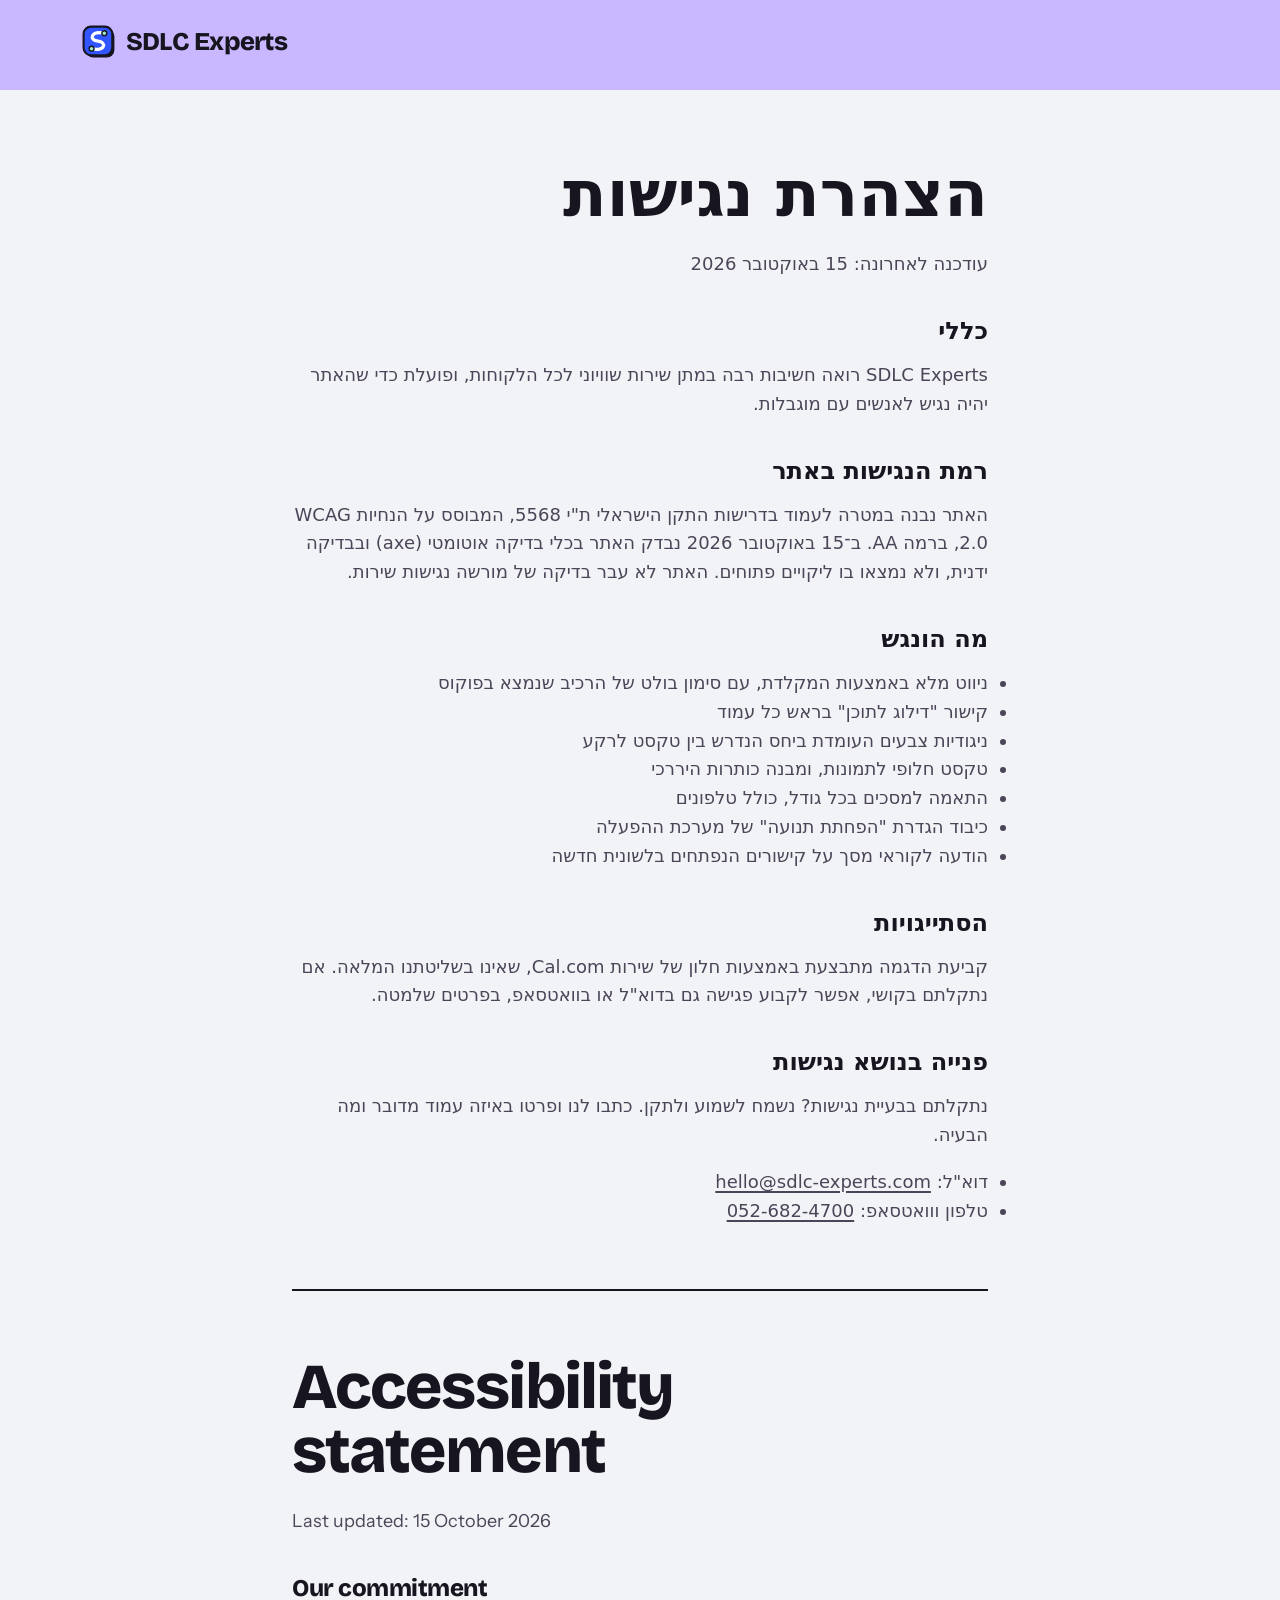
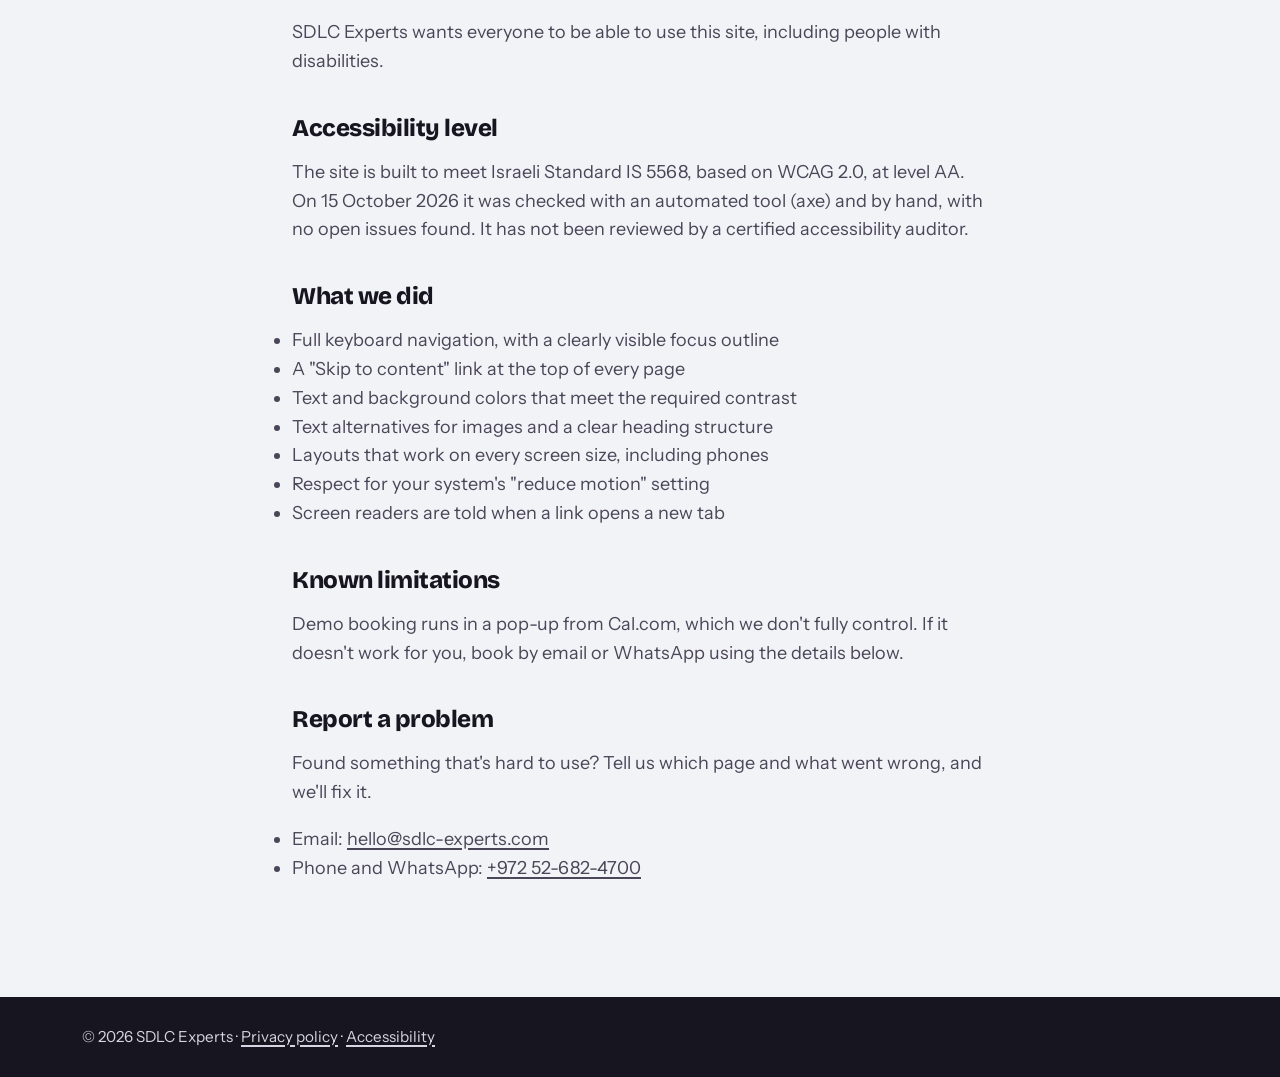
<file: accessibility/index.html>
<!doctype html>
<html lang="en">
<head>
<title>Accessibility statement | SDLC Experts</title>
<meta charset="utf-8">
<meta name="viewport" content="width=device-width, initial-scale=1">
<link rel="icon" href="/favicon.svg" type="image/svg+xml">
<link rel="stylesheet" href="/fonts/fonts.css">
<style>
:root{--ink:#17151F;--paper:#F2F3F7;--white:#FFFFFF;--lilac:#C9B8FF;--blue:#3355FF;--muted:#4A4658;--line:2px solid var(--ink)}
*{box-sizing:border-box}
body{margin:0;background:var(--paper);color:var(--ink);font-family:'Instrument Sans',system-ui,sans-serif;font-size:18px;line-height:1.6;-webkit-font-smoothing:antialiased}
a{color:inherit;text-decoration-thickness:2px;text-underline-offset:3px}
:focus-visible{outline:3px solid var(--blue);outline-offset:3px;border-radius:6px}
.wrap{max-width:760px;margin:0 auto;padding:0 32px}
header{background:var(--lilac)}
header .wrap{max-width:1180px;padding-top:22px;padding-bottom:22px}
.logo{font-family:'Bricolage Grotesque',sans-serif;font-weight:800;font-size:1.6rem;letter-spacing:-.03em;text-decoration:none;display:inline-flex;align-items:center;gap:10px}
.logo-mark{width:34px;height:34px;display:block}
main .wrap{padding-top:72px;padding-bottom:96px}
h1,h2{font-family:'Bricolage Grotesque',sans-serif;font-weight:800;letter-spacing:-.03em;line-height:1}
h1{font-size:clamp(2.4rem,6vw,4rem);margin:0 0 24px}
h2{font-size:1.5rem;letter-spacing:-.02em;margin:40px 0 10px}
p,li{color:var(--muted)}
ul{padding-inline-start:22px;padding-left:0;padding-right:0}
.btn{display:inline-flex;align-items:center;min-height:56px;padding:0 28px;border:var(--line);border-radius:999px;background:var(--ink);color:var(--white);text-decoration:none;font-weight:600;box-shadow:4px 4px 0 var(--ink)}
.btn:hover{transform:translate(-2px,-2px);box-shadow:6px 6px 0 var(--ink)}
footer{background:var(--ink);color:#D7D4E3;font-size:.95rem}
footer .wrap{max-width:1180px;padding-top:28px;padding-bottom:28px}
footer a{color:#D7D4E3}
@media (max-width:640px){.wrap{padding-left:20px;padding-right:20px} main .wrap{padding-top:44px;padding-bottom:64px}}
@media (prefers-reduced-motion:reduce){.btn:hover{transform:none}}
.skip{position:absolute;left:-9999px;top:12px;z-index:100;padding:10px 18px;border:2px solid #17151F;border-radius:999px;background:#FFFFFF;color:#17151F;font-weight:600;text-decoration:none}
.skip:focus{left:16px}
.sr-only{position:absolute;width:1px;height:1px;padding:0;margin:-1px;overflow:hidden;clip:rect(0,0,0,0);white-space:nowrap;border:0}
.he{font-family:system-ui,-apple-system,"Segoe UI",Arial,sans-serif}
.he h1,.he h2{font-family:system-ui,-apple-system,"Segoe UI",Arial,sans-serif;letter-spacing:0}
hr{border:0;border-top:2px solid var(--ink);margin:64px 0}
</style>
<script src="/gtag.js"></script>
</head>
<body>
<a class="skip" href="#main">Skip to content</a>
<header><div class="wrap"><a class="logo" href="/"><img class="logo-mark" src="/logo-mark.svg" width="34" height="34" alt="">SDLC Experts</a></div></header>
<main id="main"><div class="wrap">

<section class="he" lang="he" dir="rtl">
<h1>הצהרת נגישות</h1>
<p>עודכנה לאחרונה: 15 באוקטובר 2026</p>

<h2>כללי</h2>
<p>SDLC Experts רואה חשיבות רבה במתן שירות שוויוני לכל הלקוחות, ופועלת כדי שהאתר יהיה נגיש לאנשים עם מוגבלות.</p>

<h2>רמת הנגישות באתר</h2>
<p>האתר נבנה במטרה לעמוד בדרישות התקן הישראלי ת"י 5568, המבוסס על הנחיות WCAG 2.0, ברמה AA. ב־15 באוקטובר 2026 נבדק האתר בכלי בדיקה אוטומטי (axe) ובבדיקה ידנית, ולא נמצאו בו ליקויים פתוחים. האתר לא עבר בדיקה של מורשה נגישות שירות.</p>

<h2>מה הונגש</h2>
<ul>
<li>ניווט מלא באמצעות המקלדת, עם סימון בולט של הרכיב שנמצא בפוקוס</li>
<li>קישור "דילוג לתוכן" בראש כל עמוד</li>
<li>ניגודיות צבעים העומדת ביחס הנדרש בין טקסט לרקע</li>
<li>טקסט חלופי לתמונות, ומבנה כותרות היררכי</li>
<li>התאמה למסכים בכל גודל, כולל טלפונים</li>
<li>כיבוד הגדרת "הפחתת תנועה" של מערכת ההפעלה</li>
<li>הודעה לקוראי מסך על קישורים הנפתחים בלשונית חדשה</li>
</ul>

<h2>הסתייגויות</h2>
<p>קביעת הדגמה מתבצעת באמצעות חלון של שירות Cal.com, שאינו בשליטתנו המלאה. אם נתקלתם בקושי, אפשר לקבוע פגישה גם בדוא"ל או בוואטסאפ, בפרטים שלמטה.</p>

<h2>פנייה בנושא נגישות</h2>
<p>נתקלתם בבעיית נגישות? נשמח לשמוע ולתקן. כתבו לנו ופרטו באיזה עמוד מדובר ומה הבעיה.</p>
<ul>
<li>דוא"ל: <a href="mailto:hello@sdlc-experts.com">hello@sdlc-experts.com</a></li>
<li>טלפון ווואטסאפ: <a href="tel:+972526824700" dir="ltr">052-682-4700</a></li>
</ul>
</section>

<hr>

<section lang="en">
<h1>Accessibility statement</h1>
<p>Last updated: 15 October 2026</p>

<h2>Our commitment</h2>
<p>SDLC Experts wants everyone to be able to use this site, including people with disabilities.</p>

<h2>Accessibility level</h2>
<p>The site is built to meet Israeli Standard IS 5568, based on WCAG 2.0, at level AA. On 15 October 2026 it was checked with an automated tool (axe) and by hand, with no open issues found. It has not been reviewed by a certified accessibility auditor.</p>

<h2>What we did</h2>
<ul>
<li>Full keyboard navigation, with a clearly visible focus outline</li>
<li>A "Skip to content" link at the top of every page</li>
<li>Text and background colors that meet the required contrast</li>
<li>Text alternatives for images and a clear heading structure</li>
<li>Layouts that work on every screen size, including phones</li>
<li>Respect for your system's "reduce motion" setting</li>
<li>Screen readers are told when a link opens a new tab</li>
</ul>

<h2>Known limitations</h2>
<p>Demo booking runs in a pop-up from Cal.com, which we don't fully control. If it doesn't work for you, book by email or WhatsApp using the details below.</p>

<h2>Report a problem</h2>
<p>Found something that's hard to use? Tell us which page and what went wrong, and we'll fix it.</p>
<ul>
<li>Email: <a href="mailto:hello@sdlc-experts.com">hello@sdlc-experts.com</a></li>
<li>Phone and WhatsApp: <a href="tel:+972526824700">+972 52-682-4700</a></li>
</ul>
</section>

</div></main>
<footer><div class="wrap">© 2026 SDLC Experts · <a href="/privacy/">Privacy policy</a> · <a href="/accessibility/">Accessibility</a></div></footer>
</body>
</html>
</file>
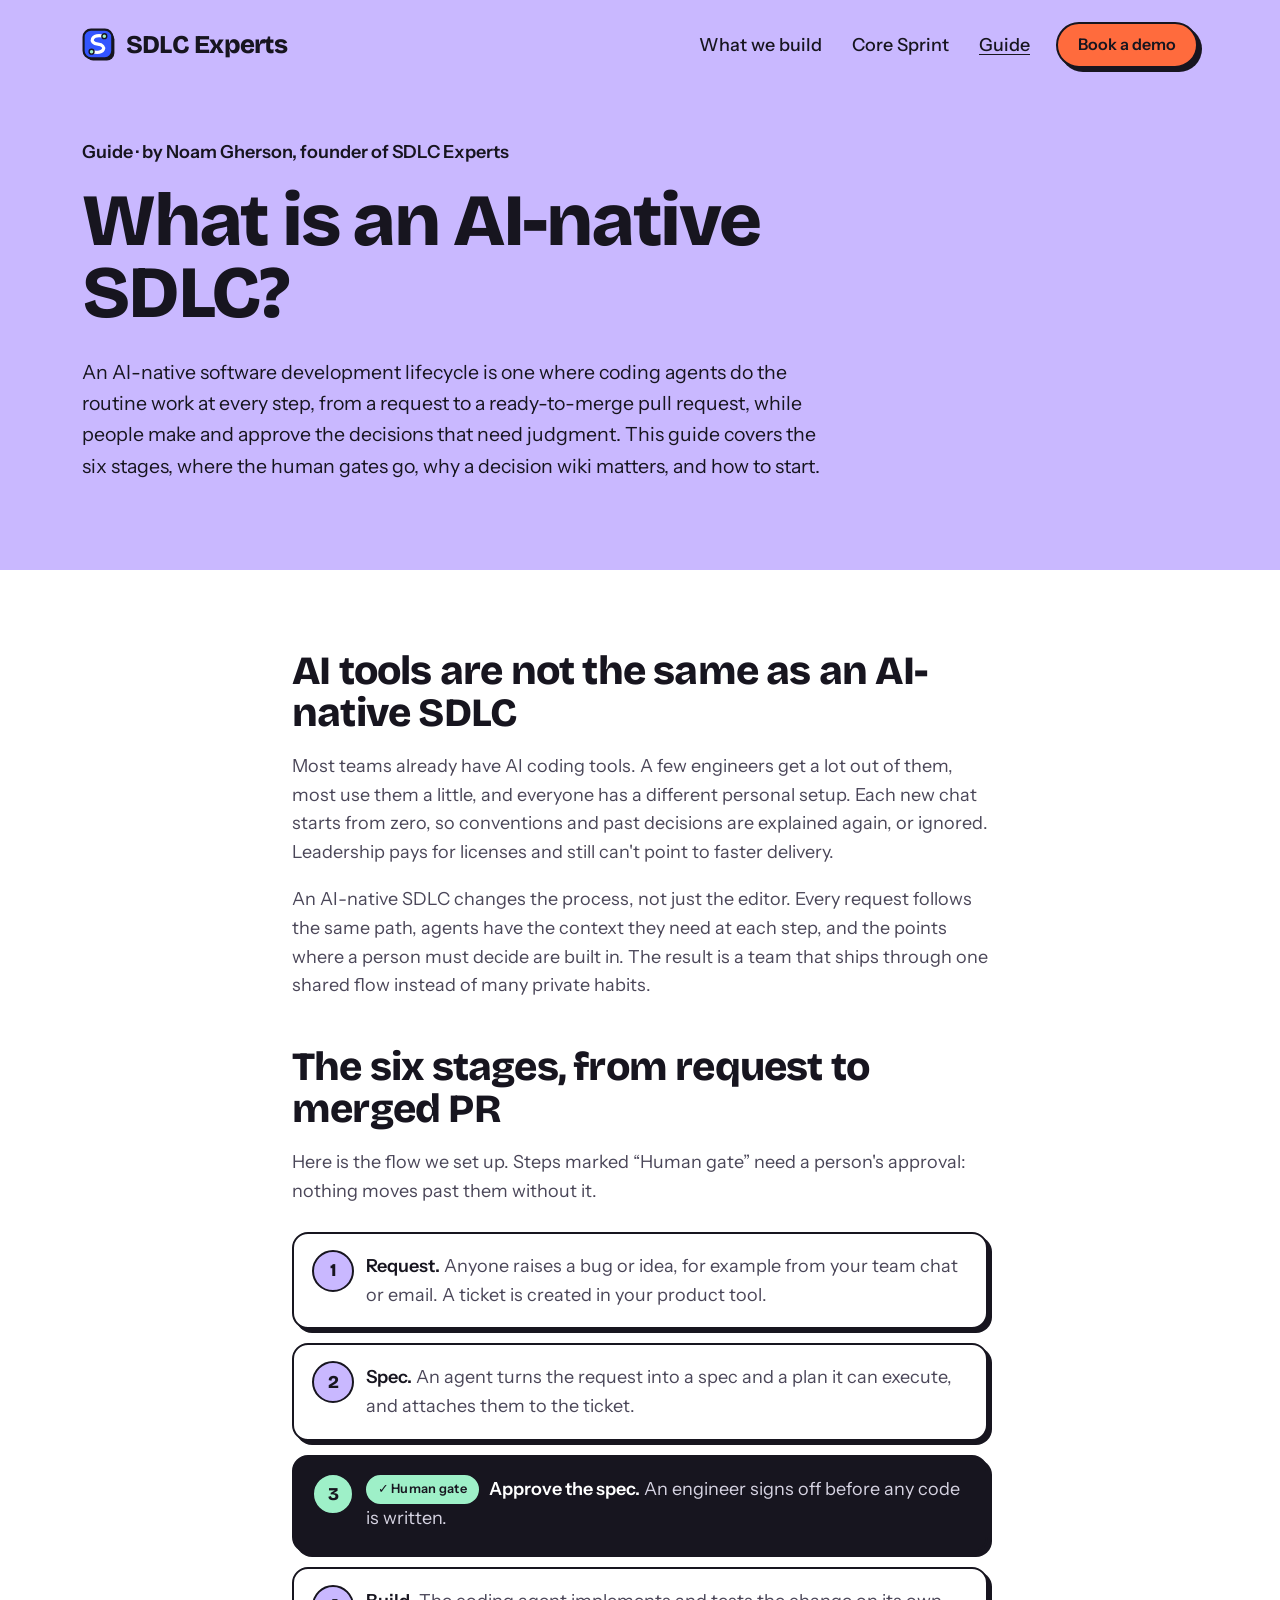
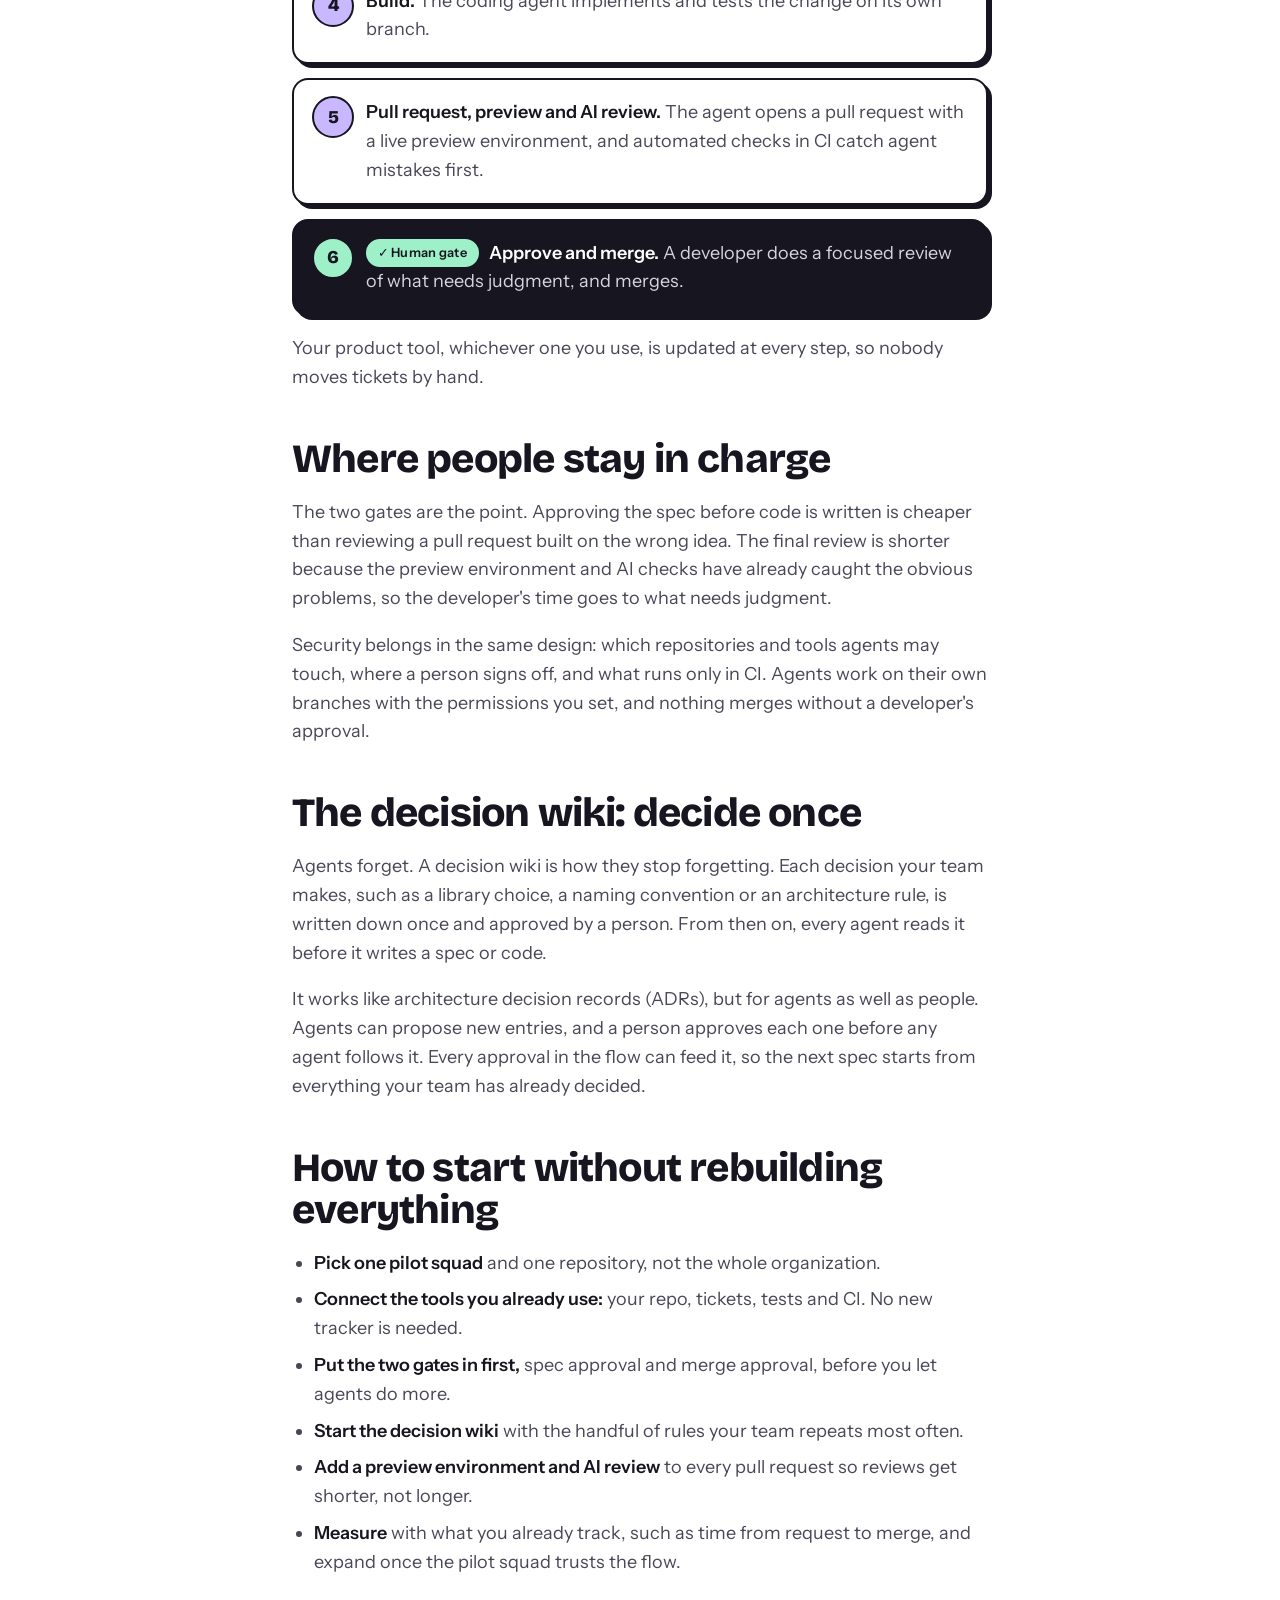
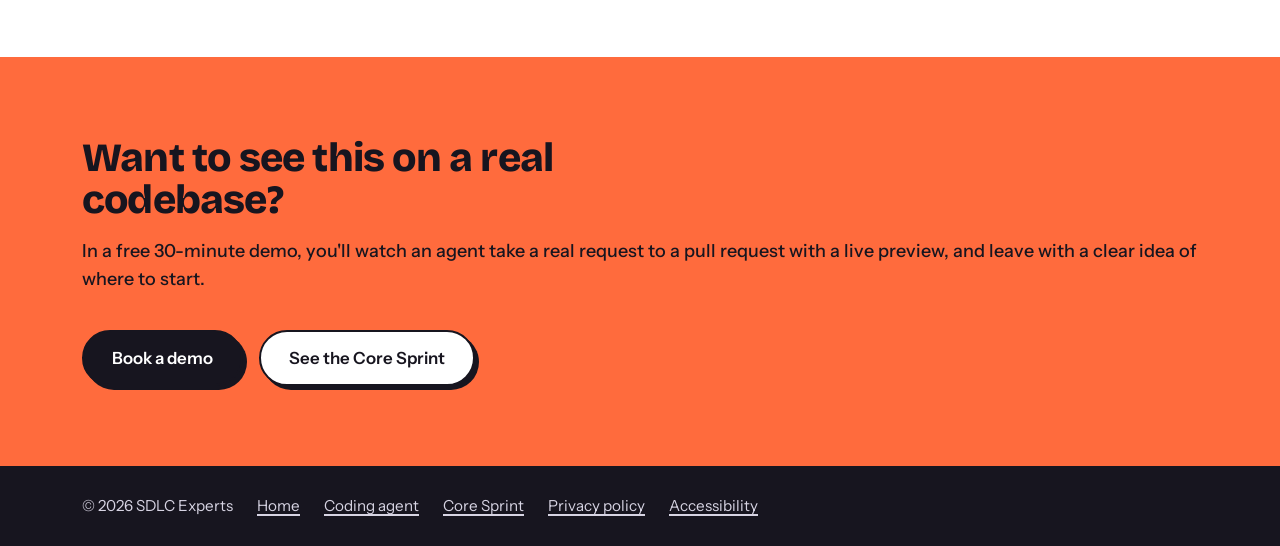
<file: ai-native-sdlc/index.html>
<!doctype html>
<html lang="en">
<head>
<meta charset="utf-8">
<meta name="viewport" content="width=device-width, initial-scale=1">
<title>What is an AI-native SDLC? A practical guide | SDLC Experts</title>
<meta name="description" content="An AI-native SDLC lets coding agents do the routine work from request to pull request, while people approve the decisions. The six stages, the human gates, the decision wiki, and how to start.">
<meta property="og:type" content="article">
<meta property="og:url" content="https://sdlc-experts.com/ai-native-sdlc/">
<meta property="og:title" content="What is an AI-native SDLC? A practical guide">
<meta property="og:description" content="The six stages from request to merged PR, where people stay in charge, and how to start without rebuilding your process.">
<meta property="og:image" content="https://sdlc-experts.com/img/logo.png">
<meta name="theme-color" content="#C9B8FF">
<link rel="canonical" href="https://sdlc-experts.com/ai-native-sdlc/">
<link rel="icon" href="/favicon.svg" type="image/svg+xml">
<link rel="preload" href="/fonts/bricolage-grotesque-latin-800-normal.woff2" as="font" type="font/woff2" crossorigin>
<link rel="preload" href="/fonts/instrument-sans-latin-400-normal.woff2" as="font" type="font/woff2" crossorigin>
<link rel="stylesheet" href="/fonts/fonts.css">
<link rel="stylesheet" href="/site.css">
<script type="application/ld+json">
{"@context":"https://schema.org","@type":"Article",
 "headline":"What is an AI-native SDLC? A practical guide",
 "url":"https://sdlc-experts.com/ai-native-sdlc/",
 "datePublished":"2026-11-18","dateModified":"2026-11-18",
 "author":{"@type":"Person","name":"Noam Gherson","url":"https://www.noamyg.com","sameAs":["https://www.linkedin.com/in/noamyg"]},
 "publisher":{"@id":"https://sdlc-experts.com/#org","@type":"Organization","name":"SDLC Experts","logo":{"@type":"ImageObject","url":"https://sdlc-experts.com/img/logo.png"}},
 "image":"https://sdlc-experts.com/img/logo.png"}
</script>
<script src="/gtag.js"></script>
</head>
<body>
<a class="skip" href="#main">Skip to content</a>

<header class="site-header">
  <div class="wrap">
    <a class="logo" href="/"><img class="logo-mark" src="/logo-mark.svg" width="34" height="34" alt="">SDLC Experts</a>
    <nav aria-label="Main">
      <a class="nav-link" href="/#build">What we build</a>
      <a class="nav-link" href="/core-sprint/">Core Sprint</a>
      <a class="nav-link" href="/ai-native-sdlc/" aria-current="page">Guide</a>
      <a class="btn btn-cta" href="https://cal.com/sdlc-experts/30min" target="_blank" rel="noopener">Book a demo</a>
    </nav>
  </div>
</header>

<main id="main">
<section class="page-hero">
  <div class="wrap">
    <p class="kicker">Guide · by Noam Gherson, founder of SDLC Experts</p>
    <h1>What is an AI-native SDLC?</h1>
    <p class="lead">An AI-native software development lifecycle is one where coding agents do the routine work at every step, from a request to a ready-to-merge pull request, while people make and approve the decisions that need judgment. This guide covers the six stages, where the human gates go, why a decision wiki matters, and how to start.</p>
  </div>
</section>

<section class="section white">
  <div class="wrap narrow prose">
    <h2>AI tools are not the same as an AI-native SDLC</h2>
    <p>Most teams already have AI coding tools. A few engineers get a lot out of them, most use them a little, and everyone has a different personal setup. Each new chat starts from zero, so conventions and past decisions are explained again, or ignored. Leadership pays for licenses and still can't point to faster delivery.</p>
    <p>An AI-native SDLC changes the process, not just the editor. Every request follows the same path, agents have the context they need at each step, and the points where a person must decide are built in. The result is a team that ships through one shared flow instead of many private habits.</p>

    <h2>The six stages, from request to merged PR</h2>
    <p>Here is the flow we set up. Steps marked “Human gate” need a person's approval: nothing moves past them without it.</p>
    <ol class="steps">
      <li><strong>Request.</strong> Anyone raises a bug or idea, for example from your team chat or email. A ticket is created in your product tool.</li>
      <li><strong>Spec.</strong> An agent turns the request into a spec and a plan it can execute, and attaches them to the ticket.</li>
      <li class="gate"><span class="gate-tag">✓ Human gate</span><strong>Approve the spec.</strong> An engineer signs off before any code is written.</li>
      <li><strong>Build.</strong> The coding agent implements and tests the change on its own branch.</li>
      <li><strong>Pull request, preview and AI review.</strong> The agent opens a pull request with a live preview environment, and automated checks in CI catch agent mistakes first.</li>
      <li class="gate"><span class="gate-tag">✓ Human gate</span><strong>Approve and merge.</strong> A developer does a focused review of what needs judgment, and merges.</li>
    </ol>
    <p>Your product tool, whichever one you use, is updated at every step, so nobody moves tickets by hand.</p>

    <h2>Where people stay in charge</h2>
    <p>The two gates are the point. Approving the spec before code is written is cheaper than reviewing a pull request built on the wrong idea. The final review is shorter because the preview environment and AI checks have already caught the obvious problems, so the developer's time goes to what needs judgment.</p>
    <p>Security belongs in the same design: which repositories and tools agents may touch, where a person signs off, and what runs only in CI. Agents work on their own branches with the permissions you set, and nothing merges without a developer's approval.</p>

    <h2>The decision wiki: decide once</h2>
    <p>Agents forget. A decision wiki is how they stop forgetting. Each decision your team makes, such as a library choice, a naming convention or an architecture rule, is written down once and approved by a person. From then on, every agent reads it before it writes a spec or code.</p>
    <p>It works like architecture decision records (ADRs), but for agents as well as people. Agents can propose new entries, and a person approves each one before any agent follows it. Every approval in the flow can feed it, so the next spec starts from everything your team has already decided.</p>

    <h2>How to start without rebuilding everything</h2>
    <ul class="list">
      <li><strong>Pick one pilot squad</strong> and one repository, not the whole organization.</li>
      <li><strong>Connect the tools you already use:</strong> your repo, tickets, tests and CI. No new tracker is needed.</li>
      <li><strong>Put the two gates in first,</strong> spec approval and merge approval, before you let agents do more.</li>
      <li><strong>Start the decision wiki</strong> with the handful of rules your team repeats most often.</li>
      <li><strong>Add a preview environment and AI review</strong> to every pull request so reviews get shorter, not longer.</li>
      <li><strong>Measure</strong> with what you already track, such as time from request to merge, and expand once the pilot squad trusts the flow.</li>
    </ul>
  </div>
</section>

<section class="cta">
  <div class="wrap">
    <h2>Want to see this on a real codebase?</h2>
    <p class="fine" style="margin-top:16px">In a free 30-minute demo, you'll watch an agent take a real request to a pull request with a live preview, and leave with a clear idea of where to start.</p>
    <div class="actions">
      <a class="btn" href="https://cal.com/sdlc-experts/30min" target="_blank" rel="noopener">Book a demo</a>
      <a class="btn btn-light" href="/core-sprint/">See the Core Sprint</a>
    </div>
  </div>
</section>
</main>

<footer>
  <div class="wrap"><span>© 2026 SDLC Experts</span><a href="/">Home</a><a href="/coding-agent/">Coding agent</a><a href="/core-sprint/">Core Sprint</a><a href="/privacy/">Privacy policy</a><a href="/accessibility/">Accessibility</a></div>
</footer>
<script src="/site.js"></script>
</body>
</html>
</file>
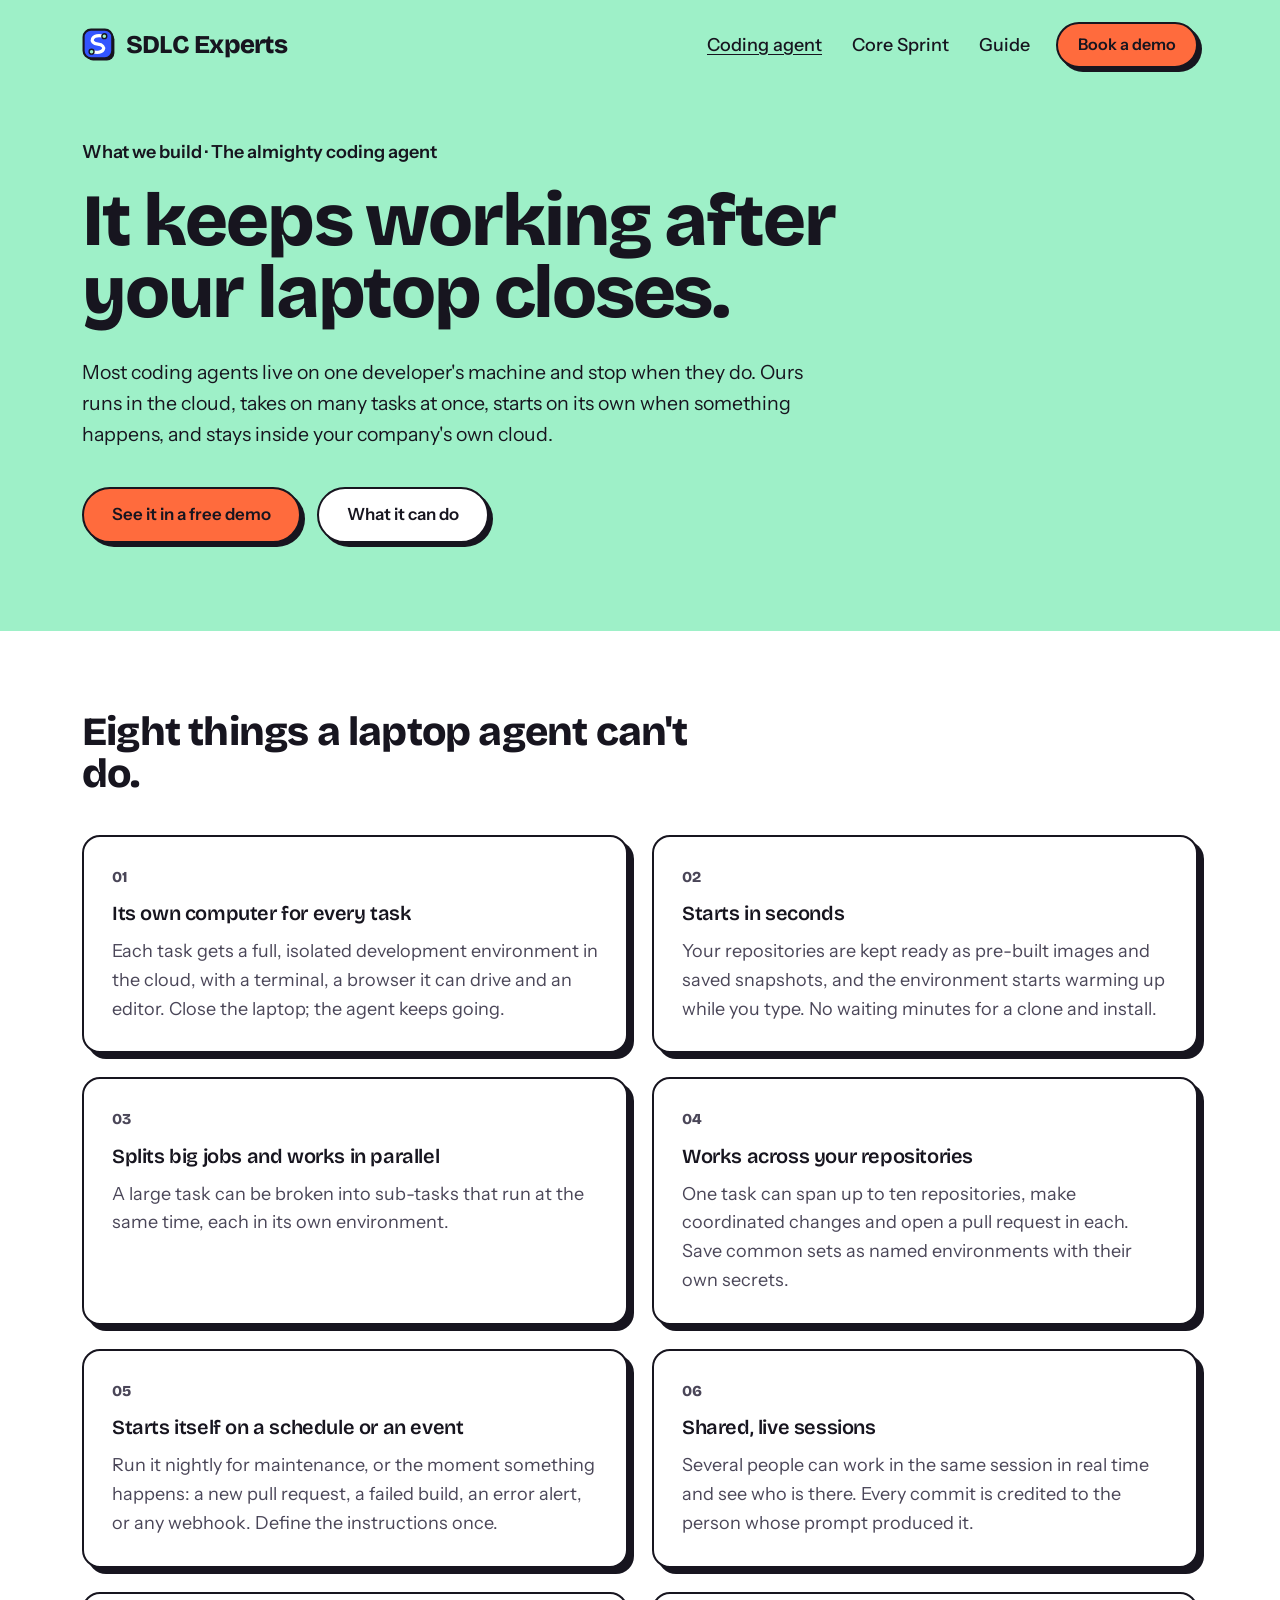
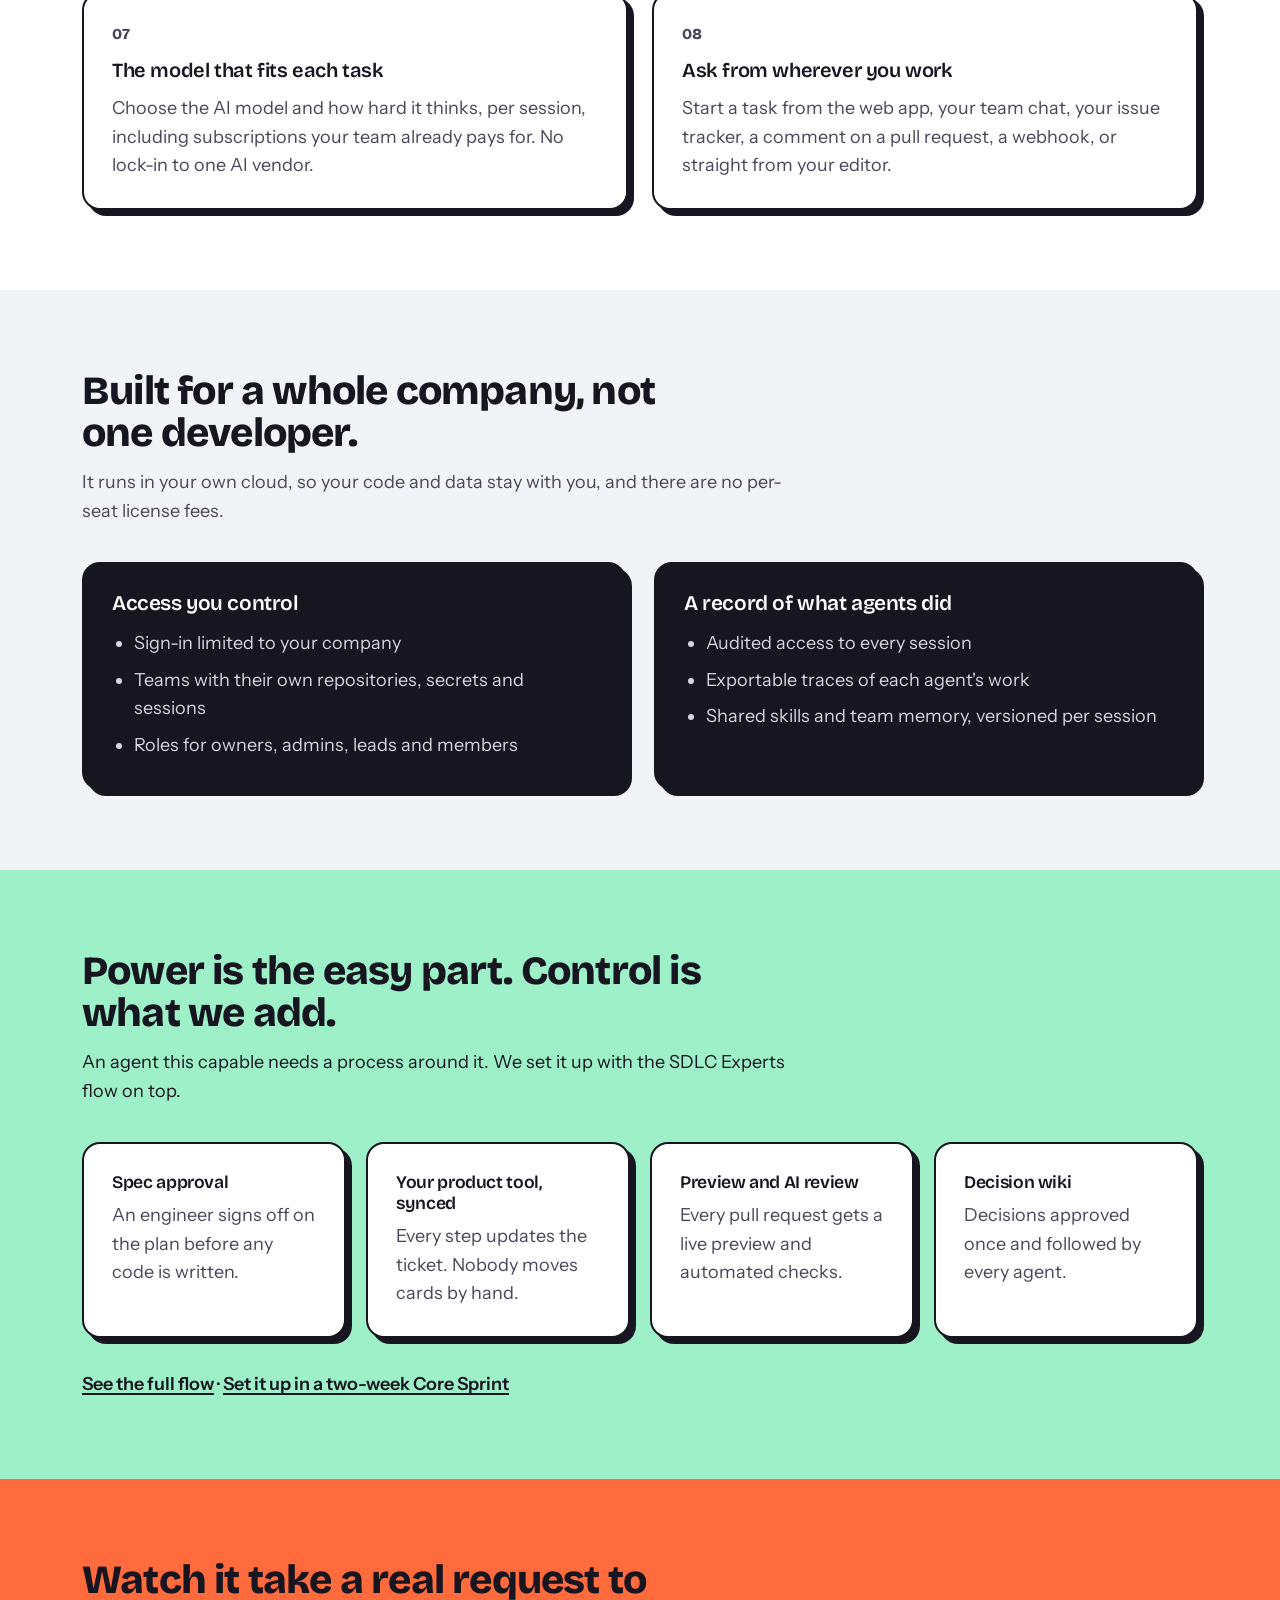
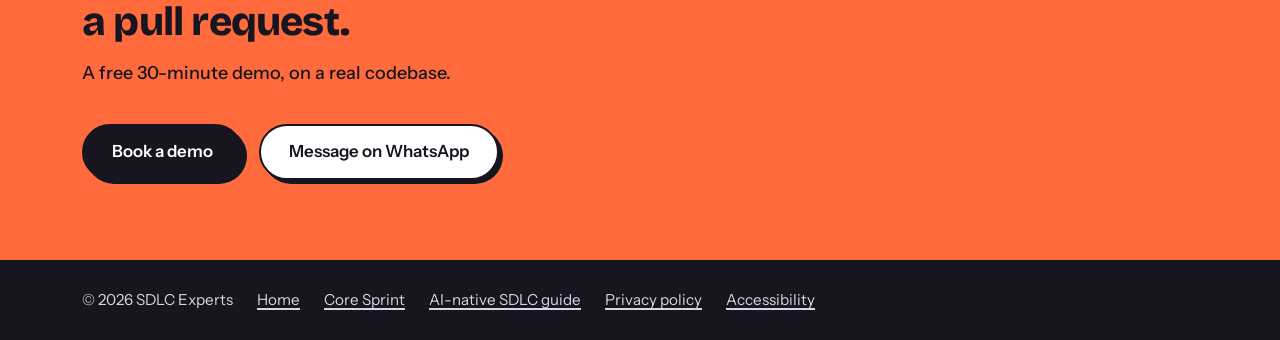
<file: coding-agent/index.html>
<!doctype html>
<html lang="en">
<head>
<meta charset="utf-8">
<meta name="viewport" content="width=device-width, initial-scale=1">
<title>The almighty coding agent | SDLC Experts</title>
<meta name="description" content="A coding agent that runs in the cloud, starts in seconds, works in parallel across repositories, runs on a schedule or when an alert fires, and stays inside your own cloud. Set up and run with the SDLC Experts process on top.">
<meta property="og:type" content="website">
<meta property="og:url" content="https://sdlc-experts.com/coding-agent/">
<meta property="og:title" content="The almighty coding agent">
<meta property="og:description" content="It keeps working after your laptop closes. Cloud environments, parallel work, scheduled and event-driven runs, shared sessions, any model, in your own cloud.">
<meta property="og:image" content="https://sdlc-experts.com/img/logo.png">
<meta name="theme-color" content="#9EF0C8">
<link rel="canonical" href="https://sdlc-experts.com/coding-agent/">
<link rel="icon" href="/favicon.svg" type="image/svg+xml">
<link rel="preload" href="/fonts/bricolage-grotesque-latin-800-normal.woff2" as="font" type="font/woff2" crossorigin>
<link rel="preload" href="/fonts/instrument-sans-latin-400-normal.woff2" as="font" type="font/woff2" crossorigin>
<link rel="stylesheet" href="/fonts/fonts.css">
<link rel="stylesheet" href="/site.css">
<style>
.page-hero.mint{background:var(--mint)}
.caps{display:grid;grid-template-columns:repeat(2,minmax(0,1fr));gap:24px;margin-top:40px}
.caps .card h3{font-size:1.25rem}
.caps .num{font-family:var(--display);font-weight:800;font-size:.95rem;color:var(--muted)}
.section .head p{margin-top:14px;max-width:60ch;color:var(--muted)}
.section.mint .head p{color:var(--ink)}
.layer{display:grid;grid-template-columns:repeat(4,minmax(0,1fr));gap:20px;margin-top:36px}
.layer .card{gap:8px}
.layer .card h3{font-size:1.1rem}
@media (max-width:980px){.caps{grid-template-columns:minmax(0,1fr)}.layer{grid-template-columns:repeat(2,minmax(0,1fr))}}
@media (max-width:640px){.layer{grid-template-columns:minmax(0,1fr)}}
</style>
<script type="application/ld+json">
{"@context":"https://schema.org","@type":"Service",
 "name":"The almighty coding agent",
 "serviceType":"Cloud coding agent setup",
 "url":"https://sdlc-experts.com/coding-agent/",
 "description":"A coding agent that runs in isolated cloud environments, starts in seconds, splits work into parallel tasks, works across up to ten repositories, runs on a schedule or on events, supports shared live sessions and any AI model, and is hosted in the client's own cloud.",
 "provider":{"@id":"https://sdlc-experts.com/#org","@type":"ProfessionalService","name":"SDLC Experts","url":"https://sdlc-experts.com/"}}
</script>
<script src="/gtag.js"></script>
</head>
<body>
<a class="skip" href="#main">Skip to content</a>

<header class="site-header" style="background:var(--mint)">
  <div class="wrap">
    <a class="logo" href="/"><img class="logo-mark" src="/logo-mark.svg" width="34" height="34" alt="">SDLC Experts</a>
    <nav aria-label="Main">
      <a class="nav-link" href="/coding-agent/" aria-current="page">Coding agent</a>
      <a class="nav-link" href="/core-sprint/">Core Sprint</a>
      <a class="nav-link" href="/ai-native-sdlc/">Guide</a>
      <a class="btn btn-cta" href="https://cal.com/sdlc-experts/30min" target="_blank" rel="noopener">Book a demo</a>
    </nav>
  </div>
</header>

<main id="main">
<section class="page-hero mint">
  <div class="wrap">
    <p class="kicker">What we build · The almighty coding agent</p>
    <h1>It keeps working after your laptop closes.</h1>
    <p class="lead">Most coding agents live on one developer's machine and stop when they do. Ours runs in the cloud, takes on many tasks at once, starts on its own when something happens, and stays inside your company's own cloud.</p>
    <div class="actions">
      <a class="btn btn-cta" href="https://cal.com/sdlc-experts/30min" target="_blank" rel="noopener">See it in a free demo</a>
      <a class="btn btn-light" href="#caps">What it can do</a>
    </div>
  </div>
</section>

<section class="section white" id="caps">
  <div class="wrap">
    <div class="head">
      <h2>Eight things a laptop agent can't do.</h2>
    </div>
    <div class="caps">
      <div class="card">
        <span class="num">01</span>
        <h3>Its own computer for every task</h3>
        <p>Each task gets a full, isolated development environment in the cloud, with a terminal, a browser it can drive and an editor. Close the laptop; the agent keeps going.</p>
      </div>
      <div class="card">
        <span class="num">02</span>
        <h3>Starts in seconds</h3>
        <p>Your repositories are kept ready as pre-built images and saved snapshots, and the environment starts warming up while you type. No waiting minutes for a clone and install.</p>
      </div>
      <div class="card">
        <span class="num">03</span>
        <h3>Splits big jobs and works in parallel</h3>
        <p>A large task can be broken into sub-tasks that run at the same time, each in its own environment.</p>
      </div>
      <div class="card">
        <span class="num">04</span>
        <h3>Works across your repositories</h3>
        <p>One task can span up to ten repositories, make coordinated changes and open a pull request in each. Save common sets as named environments with their own secrets.</p>
      </div>
      <div class="card">
        <span class="num">05</span>
        <h3>Starts itself on a schedule or an event</h3>
        <p>Run it nightly for maintenance, or the moment something happens: a new pull request, a failed build, an error alert, or any webhook. Define the instructions once.</p>
      </div>
      <div class="card">
        <span class="num">06</span>
        <h3>Shared, live sessions</h3>
        <p>Several people can work in the same session in real time and see who is there. Every commit is credited to the person whose prompt produced it.</p>
      </div>
      <div class="card">
        <span class="num">07</span>
        <h3>The model that fits each task</h3>
        <p>Choose the AI model and how hard it thinks, per session, including subscriptions your team already pays for. No lock-in to one AI vendor.</p>
      </div>
      <div class="card">
        <span class="num">08</span>
        <h3>Ask from wherever you work</h3>
        <p>Start a task from the web app, your team chat, your issue tracker, a comment on a pull request, a webhook, or straight from your editor.</p>
      </div>
    </div>
  </div>
</section>

<section class="section">
  <div class="wrap">
    <div class="head">
      <h2>Built for a whole company, not one developer.</h2>
      <p>It runs in your own cloud, so your code and data stay with you, and there are no per-seat license fees.</p>
    </div>
    <div class="grid2" style="margin-top:36px">
      <div class="card ink">
        <h3>Access you control</h3>
        <ul class="list">
          <li>Sign-in limited to your company</li>
          <li>Teams with their own repositories, secrets and sessions</li>
          <li>Roles for owners, admins, leads and members</li>
        </ul>
      </div>
      <div class="card ink">
        <h3>A record of what agents did</h3>
        <ul class="list">
          <li>Audited access to every session</li>
          <li>Exportable traces of each agent's work</li>
          <li>Shared skills and team memory, versioned per session</li>
        </ul>
      </div>
    </div>
  </div>
</section>

<section class="section mint">
  <div class="wrap">
    <div class="head">
      <h2>Power is the easy part. Control is what we add.</h2>
      <p>An agent this capable needs a process around it. We set it up with the SDLC Experts flow on top.</p>
    </div>
    <div class="layer">
      <div class="card"><h3>Spec approval</h3><p>An engineer signs off on the plan before any code is written.</p></div>
      <div class="card"><h3>Your product tool, synced</h3><p>Every step updates the ticket. Nobody moves cards by hand.</p></div>
      <div class="card"><h3>Preview and AI review</h3><p>Every pull request gets a live preview and automated checks.</p></div>
      <div class="card"><h3>Decision wiki</h3><p>Decisions approved once and followed by every agent.</p></div>
    </div>
    <p style="margin-top:32px;font-weight:600"><a href="/#flow">See the full flow</a> · <a href="/core-sprint/">Set it up in a two-week Core Sprint</a></p>
  </div>
</section>

<section class="cta">
  <div class="wrap">
    <h2>Watch it take a real request to a pull request.</h2>
    <p class="fine" style="margin-top:16px">A free 30-minute demo, on a real codebase.</p>
    <div class="actions">
      <a class="btn" href="https://cal.com/sdlc-experts/30min" target="_blank" rel="noopener">Book a demo</a>
      <a class="btn btn-light" href="https://wa.me/972526824700" target="_blank" rel="noopener">Message on WhatsApp<span class="sr-only"> (opens in a new tab)</span></a>
    </div>
  </div>
</section>
</main>

<footer>
  <div class="wrap"><span>© 2026 SDLC Experts</span><a href="/">Home</a><a href="/core-sprint/">Core Sprint</a><a href="/ai-native-sdlc/">AI-native SDLC guide</a><a href="/privacy/">Privacy policy</a><a href="/accessibility/">Accessibility</a></div>
</footer>
<script src="/site.js"></script>
</body>
</html>
</file>
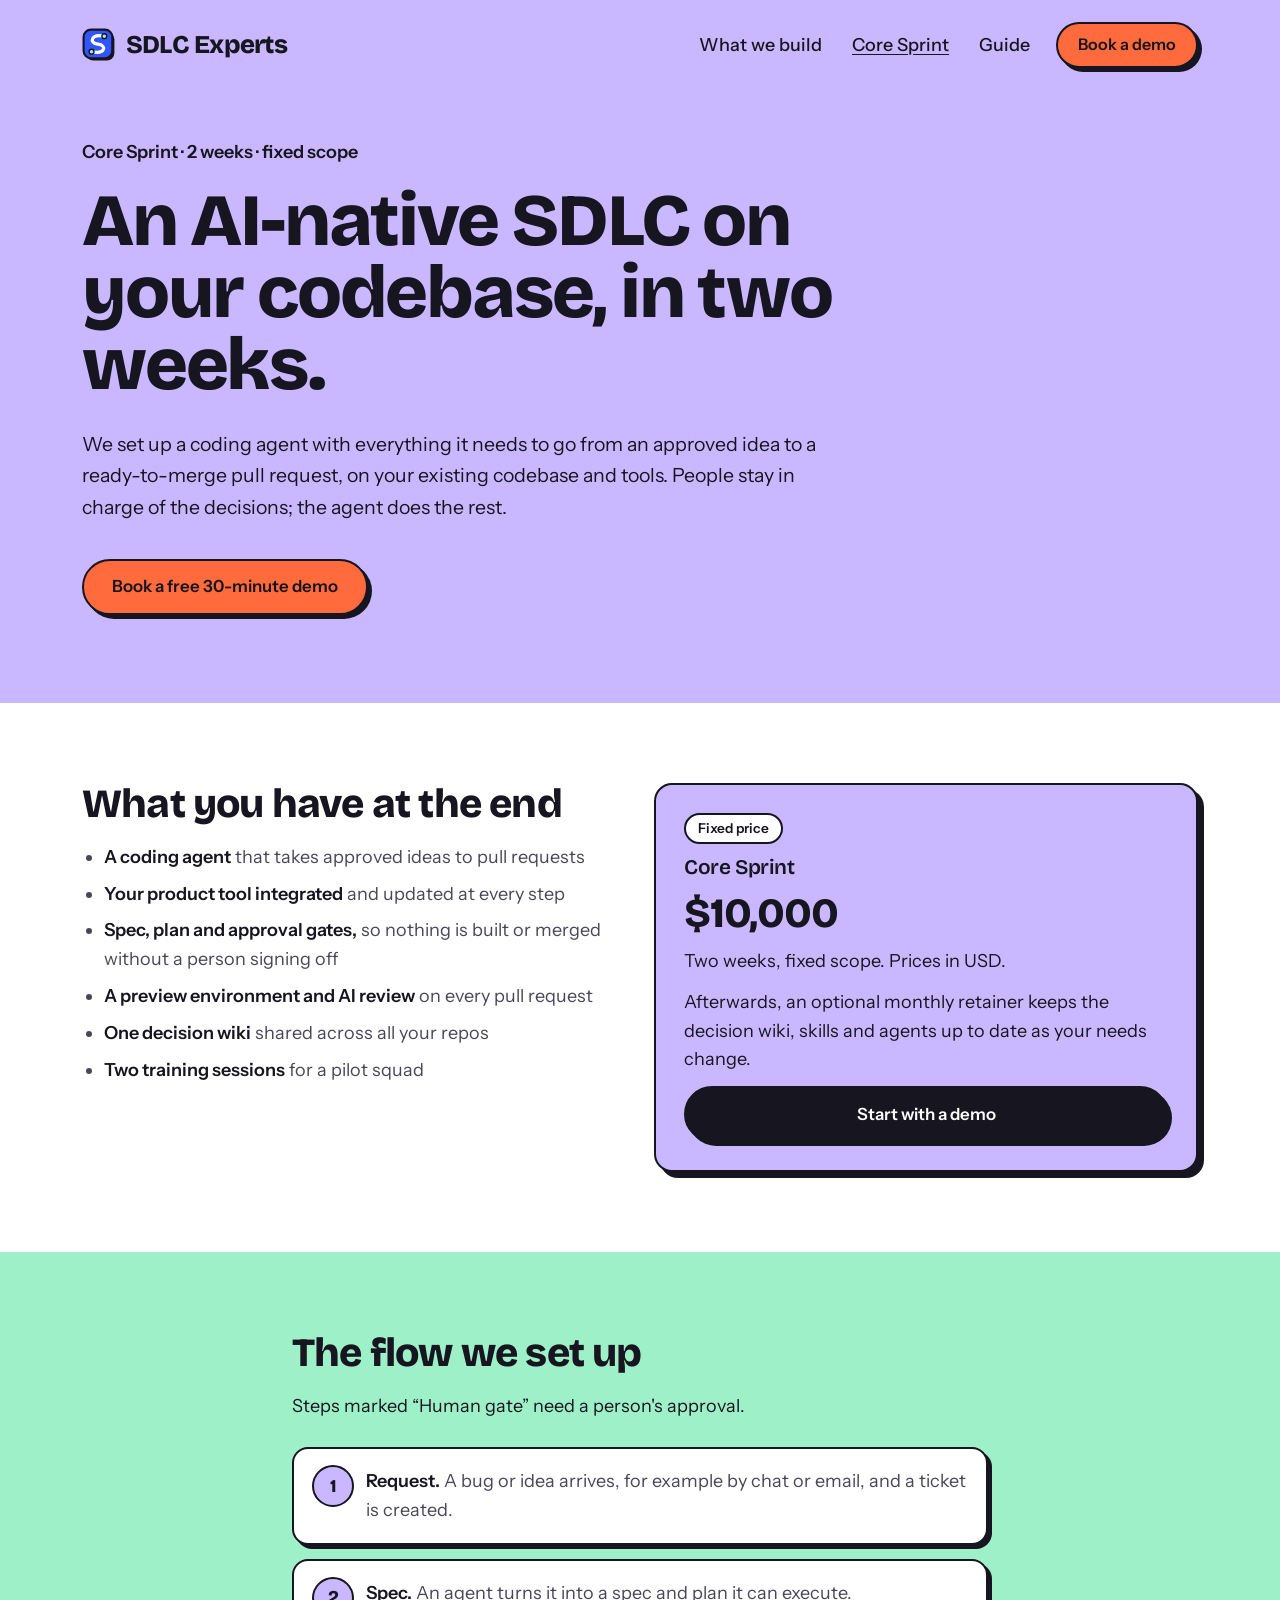
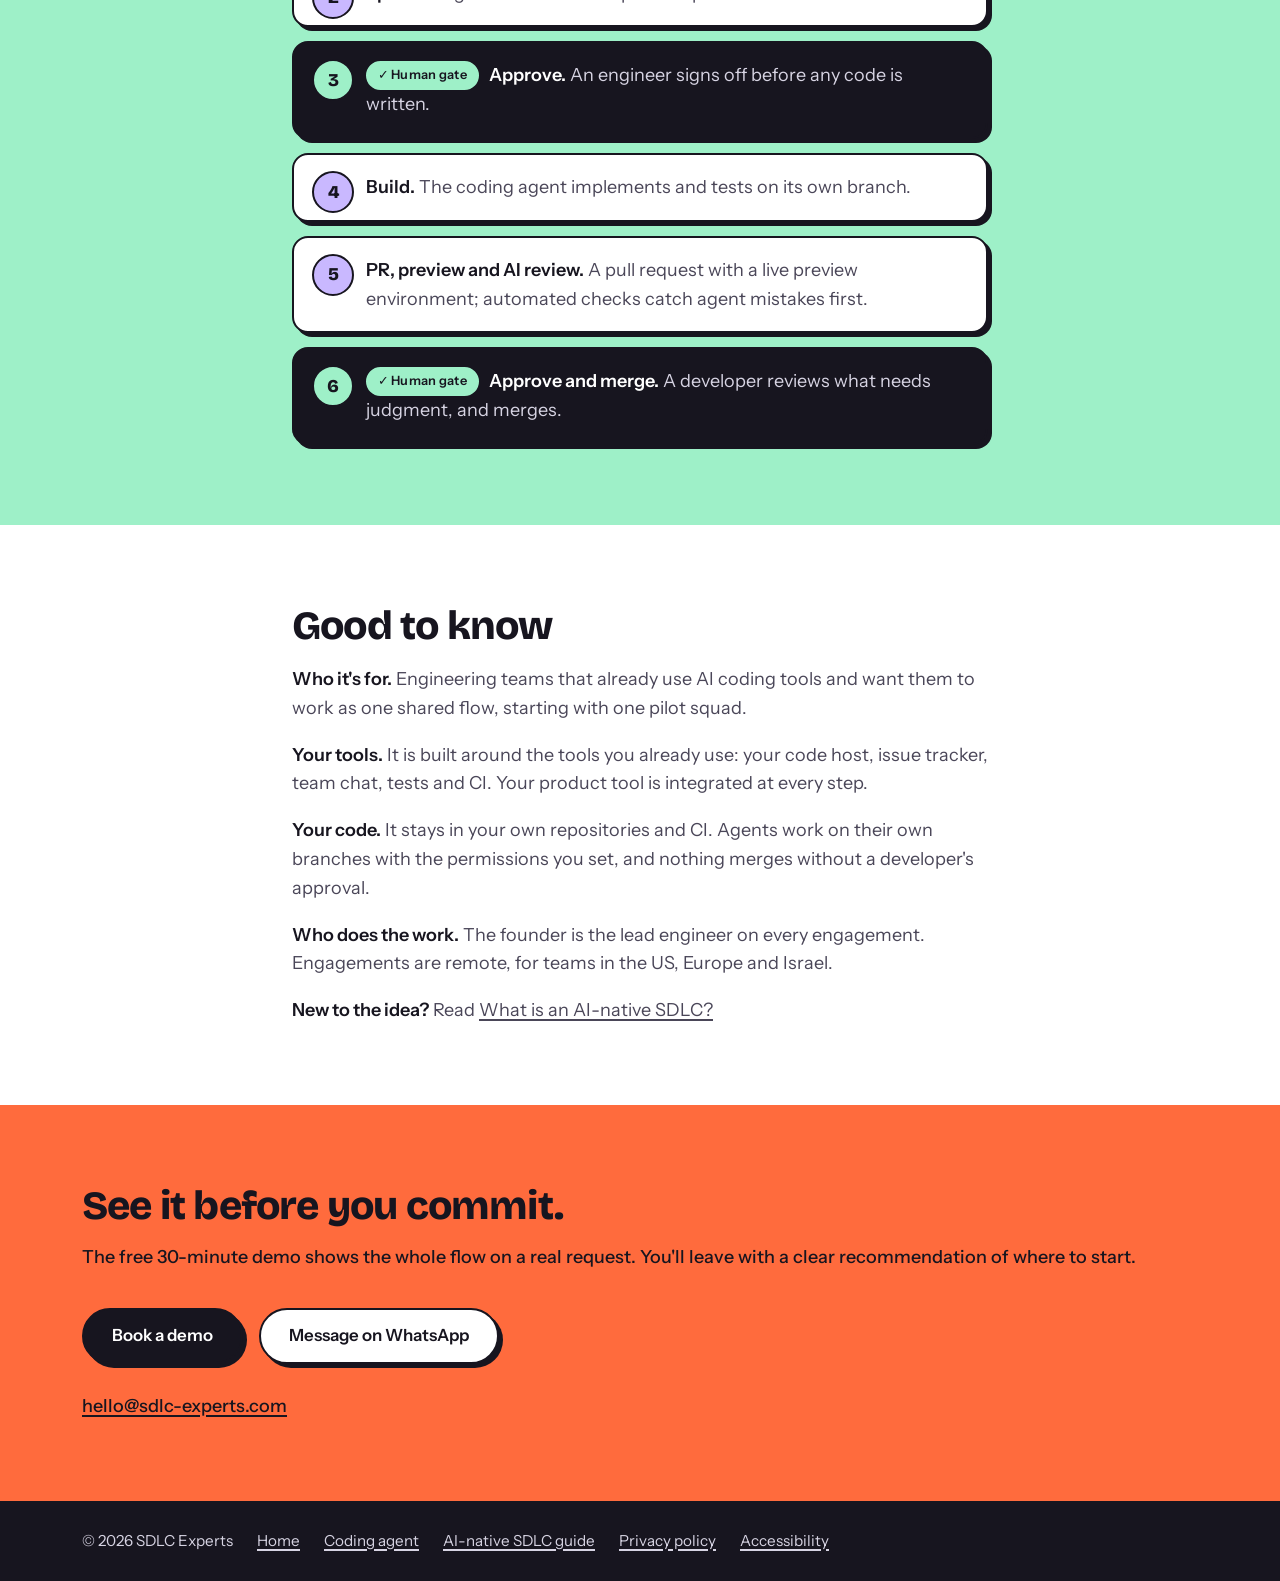
<file: core-sprint/index.html>
<!doctype html>
<html lang="en">
<head>
<meta charset="utf-8">
<meta name="viewport" content="width=device-width, initial-scale=1">
<title>Core Sprint: an AI-native SDLC in two weeks | SDLC Experts</title>
<meta name="description" content="The Core Sprint sets up a coding agent that takes approved ideas to ready-to-merge PRs on your existing codebase, with approval gates, preview environments, AI review and a decision wiki. Two weeks, fixed scope, fixed price.">
<meta property="og:type" content="website">
<meta property="og:url" content="https://sdlc-experts.com/core-sprint/">
<meta property="og:title" content="Core Sprint: an AI-native SDLC in two weeks">
<meta property="og:description" content="A coding agent from approved idea to PR, approval gates, preview environments, AI review and a decision wiki. Two weeks, fixed scope.">
<meta property="og:image" content="https://sdlc-experts.com/img/logo.png">
<meta name="theme-color" content="#C9B8FF">
<link rel="canonical" href="https://sdlc-experts.com/core-sprint/">
<link rel="icon" href="/favicon.svg" type="image/svg+xml">
<link rel="preload" href="/fonts/bricolage-grotesque-latin-800-normal.woff2" as="font" type="font/woff2" crossorigin>
<link rel="preload" href="/fonts/instrument-sans-latin-400-normal.woff2" as="font" type="font/woff2" crossorigin>
<link rel="stylesheet" href="/fonts/fonts.css">
<link rel="stylesheet" href="/site.css">
<script type="application/ld+json">
{"@context":"https://schema.org","@type":"Service",
 "name":"Core Sprint",
 "serviceType":"AI-native SDLC setup",
 "url":"https://sdlc-experts.com/core-sprint/",
 "description":"A two-week, fixed-scope engagement that sets up a coding agent from approved idea to pull request on your existing codebase, with approval gates, a preview environment and AI review on every PR, one decision wiki across your repos, and training for a pilot squad.",
 "provider":{"@id":"https://sdlc-experts.com/#org","@type":"ProfessionalService","name":"SDLC Experts","url":"https://sdlc-experts.com/"},
 "areaServed":[{"@type":"Country","name":"United States"},{"@type":"Place","name":"Europe"},{"@type":"Country","name":"Israel"}]}
</script>
<script src="/gtag.js"></script>
</head>
<body>
<a class="skip" href="#main">Skip to content</a>

<header class="site-header">
  <div class="wrap">
    <a class="logo" href="/"><img class="logo-mark" src="/logo-mark.svg" width="34" height="34" alt="">SDLC Experts</a>
    <nav aria-label="Main">
      <a class="nav-link" href="/#build">What we build</a>
      <a class="nav-link" href="/core-sprint/" aria-current="page">Core Sprint</a>
      <a class="nav-link" href="/ai-native-sdlc/">Guide</a>
      <a class="btn btn-cta" href="https://cal.com/sdlc-experts/30min" target="_blank" rel="noopener">Book a demo</a>
    </nav>
  </div>
</header>

<main id="main">
<section class="page-hero">
  <div class="wrap">
    <p class="kicker">Core Sprint · 2 weeks · fixed scope</p>
    <h1>An AI-native SDLC on your codebase, in two weeks.</h1>
    <p class="lead">We set up a coding agent with everything it needs to go from an approved idea to a ready-to-merge pull request, on your existing codebase and tools. People stay in charge of the decisions; the agent does the rest.</p>
    <div class="actions">
      <a class="btn btn-cta" href="https://cal.com/sdlc-experts/30min" target="_blank" rel="noopener">Book a free 30-minute demo</a>
    </div>
  </div>
</section>

<section class="section white">
  <div class="wrap">
    <div class="grid2">
      <div class="prose">
        <h2>What you have at the end</h2>
        <ul class="list">
          <li><strong>A coding agent</strong> that takes approved ideas to pull requests</li>
          <li><strong>Your product tool integrated</strong> and updated at every step</li>
          <li><strong>Spec, plan and approval gates,</strong> so nothing is built or merged without a person signing off</li>
          <li><strong>A preview environment and AI review</strong> on every pull request</li>
          <li><strong>One decision wiki</strong> shared across all your repos</li>
          <li><strong>Two training sessions</strong> for a pilot squad</li>
        </ul>
      </div>
      <div class="card lilac">
        <span class="sticker">Fixed price</span>
        <h3>Core Sprint</h3>
        <div class="price"><span data-ils="32000">₪32,000</span> <small class="vat">+ VAT</small></div>
        <p>Two weeks, fixed scope. <span id="price-note">Prices in NIS, before VAT.</span></p>
        <p>Afterwards, an optional monthly retainer keeps the decision wiki, skills and agents up to date as your needs change.</p>
        <a class="btn" href="https://cal.com/sdlc-experts/30min" target="_blank" rel="noopener">Start with a demo</a>
      </div>
    </div>
  </div>
</section>

<section class="section mint">
  <div class="wrap narrow prose">
    <h2>The flow we set up</h2>
    <p style="color:var(--ink)">Steps marked “Human gate” need a person's approval.</p>
    <ol class="steps">
      <li><strong>Request.</strong> A bug or idea arrives, for example by chat or email, and a ticket is created.</li>
      <li><strong>Spec.</strong> An agent turns it into a spec and plan it can execute.</li>
      <li class="gate"><span class="gate-tag">✓ Human gate</span><strong>Approve.</strong> An engineer signs off before any code is written.</li>
      <li><strong>Build.</strong> The coding agent implements and tests on its own branch.</li>
      <li><strong>PR, preview and AI review.</strong> A pull request with a live preview environment; automated checks catch agent mistakes first.</li>
      <li class="gate"><span class="gate-tag">✓ Human gate</span><strong>Approve and merge.</strong> A developer reviews what needs judgment, and merges.</li>
    </ol>
  </div>
</section>

<section class="section white">
  <div class="wrap narrow prose">
    <h2>Good to know</h2>
    <p><strong>Who it's for.</strong> Engineering teams that already use AI coding tools and want them to work as one shared flow, starting with one pilot squad.</p>
    <p><strong>Your tools.</strong> It is built around the tools you already use: your code host, issue tracker, team chat, tests and CI. Your product tool is integrated at every step.</p>
    <p><strong>Your code.</strong> It stays in your own repositories and CI. Agents work on their own branches with the permissions you set, and nothing merges without a developer's approval.</p>
    <p><strong>Who does the work.</strong> The founder is the lead engineer on every engagement. Engagements are remote, for teams in the US, Europe and Israel.</p>
    <p><strong>New to the idea?</strong> Read <a href="/ai-native-sdlc/">What is an AI-native SDLC?</a></p>
  </div>
</section>

<section class="cta">
  <div class="wrap">
    <h2>See it before you commit.</h2>
    <p class="fine" style="margin-top:16px">The free 30-minute demo shows the whole flow on a real request. You'll leave with a clear recommendation of where to start.</p>
    <div class="actions">
      <a class="btn" href="https://cal.com/sdlc-experts/30min" target="_blank" rel="noopener">Book a demo</a>
      <a class="btn btn-light" href="https://wa.me/972526824700" target="_blank" rel="noopener">Message on WhatsApp<span class="sr-only"> (opens in a new tab)</span></a>
    </div>
    <p class="fine"><a href="mailto:hello@sdlc-experts.com">hello@sdlc-experts.com</a></p>
  </div>
</section>
</main>

<footer>
  <div class="wrap"><span>© 2026 SDLC Experts</span><a href="/">Home</a><a href="/coding-agent/">Coding agent</a><a href="/ai-native-sdlc/">AI-native SDLC guide</a><a href="/privacy/">Privacy policy</a><a href="/accessibility/">Accessibility</a></div>
</footer>
<script src="/site.js"></script>
</body>
</html>
</file>
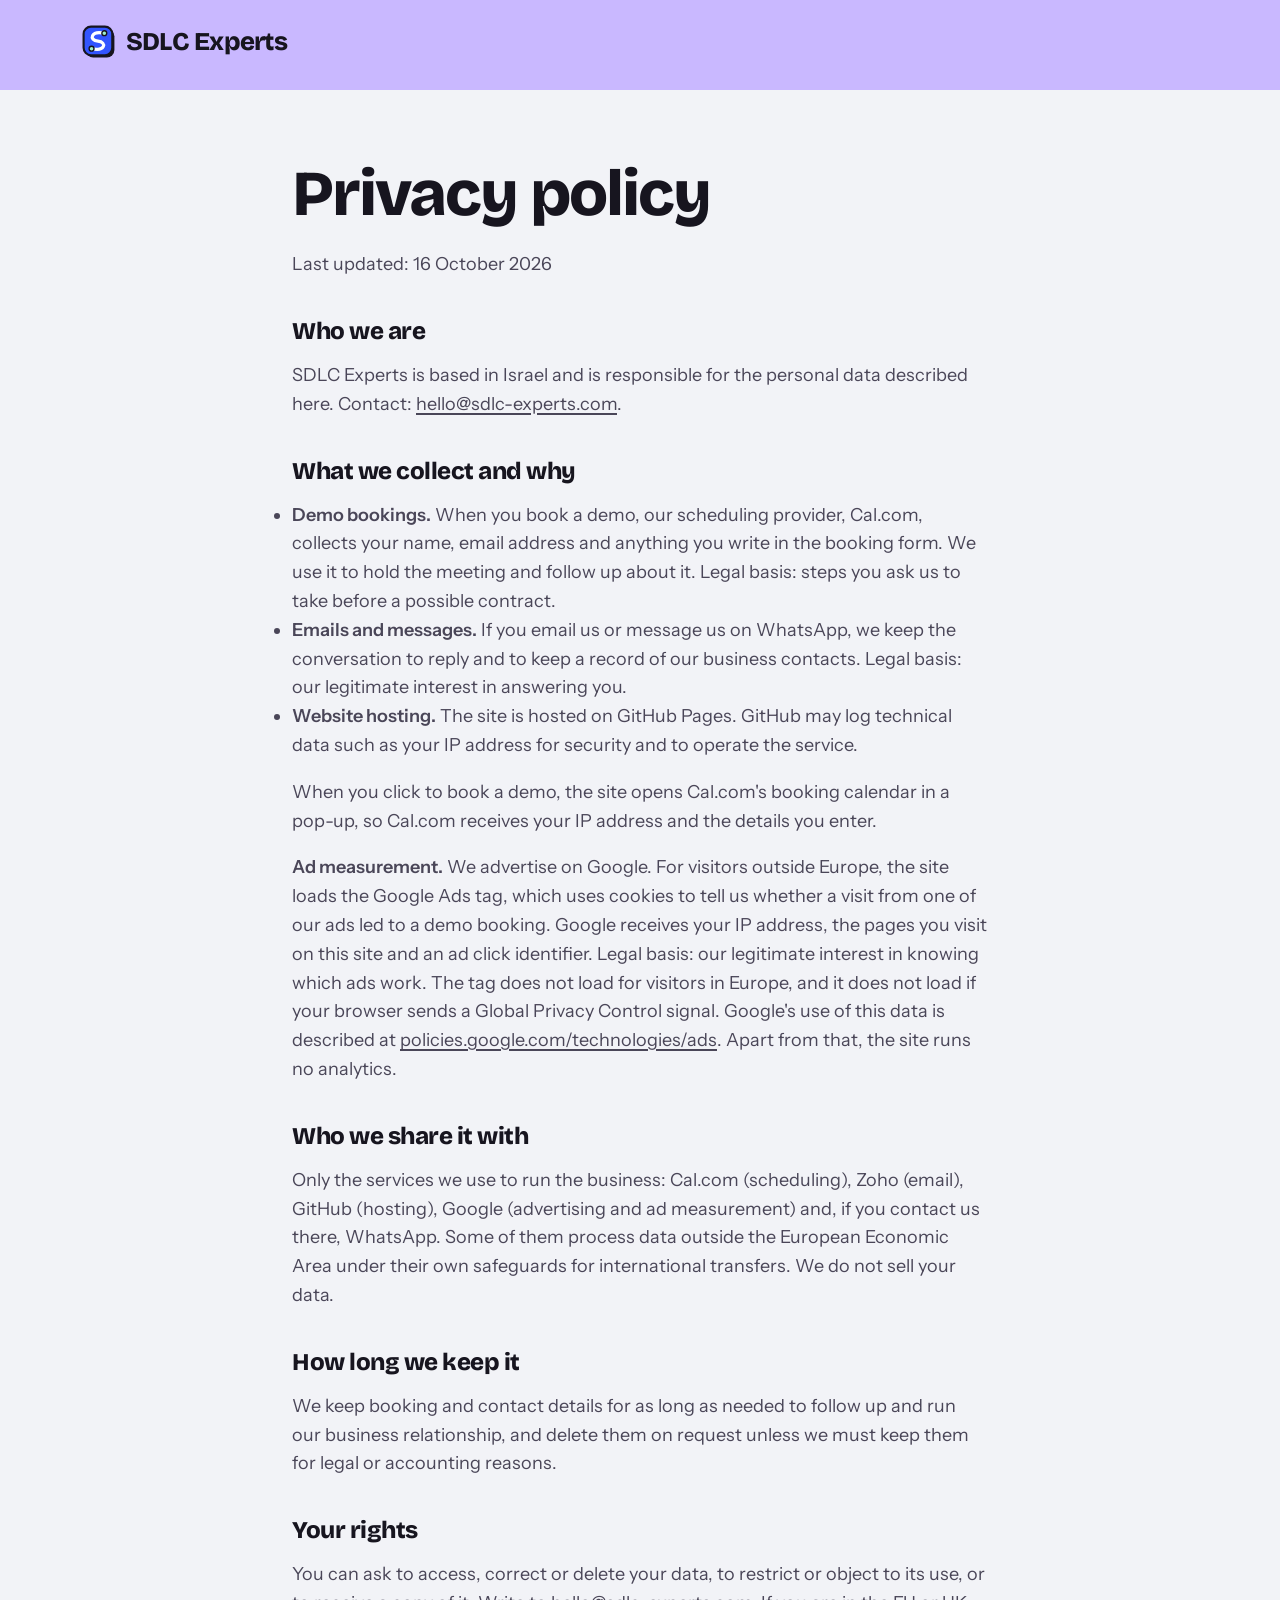
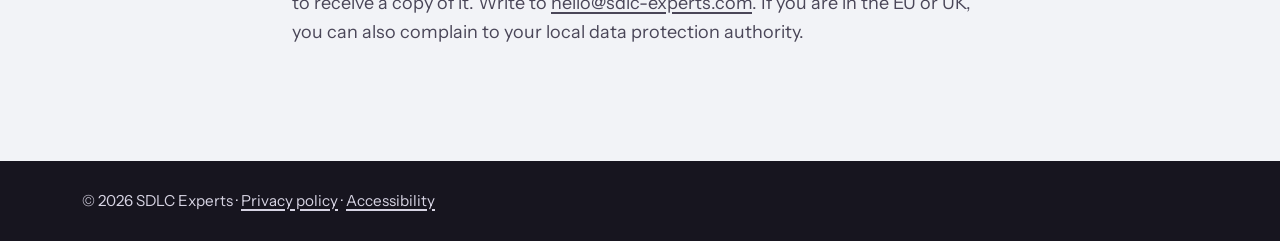
<file: privacy/index.html>
<!doctype html>
<html lang="en">
<head>
<title>Privacy policy | SDLC Experts</title>
<meta charset="utf-8">
<meta name="viewport" content="width=device-width, initial-scale=1">
<link rel="icon" href="/favicon.svg" type="image/svg+xml">
<link rel="stylesheet" href="/fonts/fonts.css">
<style>
:root{--ink:#17151F;--paper:#F2F3F7;--white:#FFFFFF;--lilac:#C9B8FF;--blue:#3355FF;--muted:#4A4658;--line:2px solid var(--ink)}
*{box-sizing:border-box}
body{margin:0;background:var(--paper);color:var(--ink);font-family:'Instrument Sans',system-ui,sans-serif;font-size:18px;line-height:1.6;-webkit-font-smoothing:antialiased}
a{color:inherit;text-decoration-thickness:2px;text-underline-offset:3px}
:focus-visible{outline:3px solid var(--blue);outline-offset:3px;border-radius:6px}
.wrap{max-width:760px;margin:0 auto;padding:0 32px}
header{background:var(--lilac)}
header .wrap{max-width:1180px;padding-top:22px;padding-bottom:22px}
.logo{font-family:'Bricolage Grotesque',sans-serif;font-weight:800;font-size:1.6rem;letter-spacing:-.03em;text-decoration:none;display:inline-flex;align-items:center;gap:10px}
.logo-mark{width:34px;height:34px;display:block}
main .wrap{padding-top:72px;padding-bottom:96px}
h1,h2{font-family:'Bricolage Grotesque',sans-serif;font-weight:800;letter-spacing:-.03em;line-height:1}
h1{font-size:clamp(2.4rem,6vw,4rem);margin:0 0 24px}
h2{font-size:1.5rem;letter-spacing:-.02em;margin:40px 0 10px}
p,li{color:var(--muted)}
ul{padding-inline-start:22px;padding-left:0;padding-right:0}
.btn{display:inline-flex;align-items:center;min-height:56px;padding:0 28px;border:var(--line);border-radius:999px;background:var(--ink);color:var(--white);text-decoration:none;font-weight:600;box-shadow:4px 4px 0 var(--ink)}
.btn:hover{transform:translate(-2px,-2px);box-shadow:6px 6px 0 var(--ink)}
footer{background:var(--ink);color:#D7D4E3;font-size:.95rem}
footer .wrap{max-width:1180px;padding-top:28px;padding-bottom:28px}
footer a{color:#D7D4E3}
@media (max-width:640px){.wrap{padding-left:20px;padding-right:20px} main .wrap{padding-top:44px;padding-bottom:64px}}
@media (prefers-reduced-motion:reduce){.btn:hover{transform:none}}
.skip{position:absolute;left:-9999px;top:12px;z-index:100;padding:10px 18px;border:2px solid #17151F;border-radius:999px;background:#FFFFFF;color:#17151F;font-weight:600;text-decoration:none}
.skip:focus{left:16px}
.sr-only{position:absolute;width:1px;height:1px;padding:0;margin:-1px;overflow:hidden;clip:rect(0,0,0,0);white-space:nowrap;border:0}
</style>
<script src="/gtag.js"></script>
</head>
<body>
<a class="skip" href="#main">Skip to content</a>
<header><div class="wrap"><a class="logo" href="/"><img class="logo-mark" src="/logo-mark.svg" width="34" height="34" alt="">SDLC Experts</a></div></header>
<main id="main"><div class="wrap">
<h1>Privacy policy</h1>
<p>Last updated: 16 October 2026</p>

<h2>Who we are</h2>
<p>SDLC Experts is based in Israel and is responsible for the personal data described here. Contact: <a href="mailto:hello@sdlc-experts.com">hello@sdlc-experts.com</a>.</p>

<h2>What we collect and why</h2>
<ul>
<li><strong>Demo bookings.</strong> When you book a demo, our scheduling provider, Cal.com, collects your name, email address and anything you write in the booking form. We use it to hold the meeting and follow up about it. Legal basis: steps you ask us to take before a possible contract.</li>
<li><strong>Emails and messages.</strong> If you email us or message us on WhatsApp, we keep the conversation to reply and to keep a record of our business contacts. Legal basis: our legitimate interest in answering you.</li>
<li><strong>Website hosting.</strong> The site is hosted on GitHub Pages. GitHub may log technical data such as your IP address for security and to operate the service.</li>
</ul>
<p>When you click to book a demo, the site opens Cal.com's booking calendar in a pop-up, so Cal.com receives your IP address and the details you enter.</p>
<p><strong>Ad measurement.</strong> We advertise on Google. For visitors outside Europe, the site loads the Google Ads tag, which uses cookies to tell us whether a visit from one of our ads led to a demo booking. Google receives your IP address, the pages you visit on this site and an ad click identifier. Legal basis: our legitimate interest in knowing which ads work. The tag does not load for visitors in Europe, and it does not load if your browser sends a Global Privacy Control signal. Google's use of this data is described at <a href="https://policies.google.com/technologies/ads">policies.google.com/technologies/ads</a>. Apart from that, the site runs no analytics.</p>

<h2>Who we share it with</h2>
<p>Only the services we use to run the business: Cal.com (scheduling), Zoho (email), GitHub (hosting), Google (advertising and ad measurement) and, if you contact us there, WhatsApp. Some of them process data outside the European Economic Area under their own safeguards for international transfers. We do not sell your data.</p>

<h2>How long we keep it</h2>
<p>We keep booking and contact details for as long as needed to follow up and run our business relationship, and delete them on request unless we must keep them for legal or accounting reasons.</p>

<h2>Your rights</h2>
<p>You can ask to access, correct or delete your data, to restrict or object to its use, or to receive a copy of it. Write to <a href="mailto:hello@sdlc-experts.com">hello@sdlc-experts.com</a>. If you are in the EU or UK, you can also complain to your local data protection authority.</p>
</div></main>
<footer><div class="wrap">© 2026 SDLC Experts · <a href="/privacy/">Privacy policy</a> · <a href="/accessibility/">Accessibility</a></div></footer>
</body>
</html>
</file>
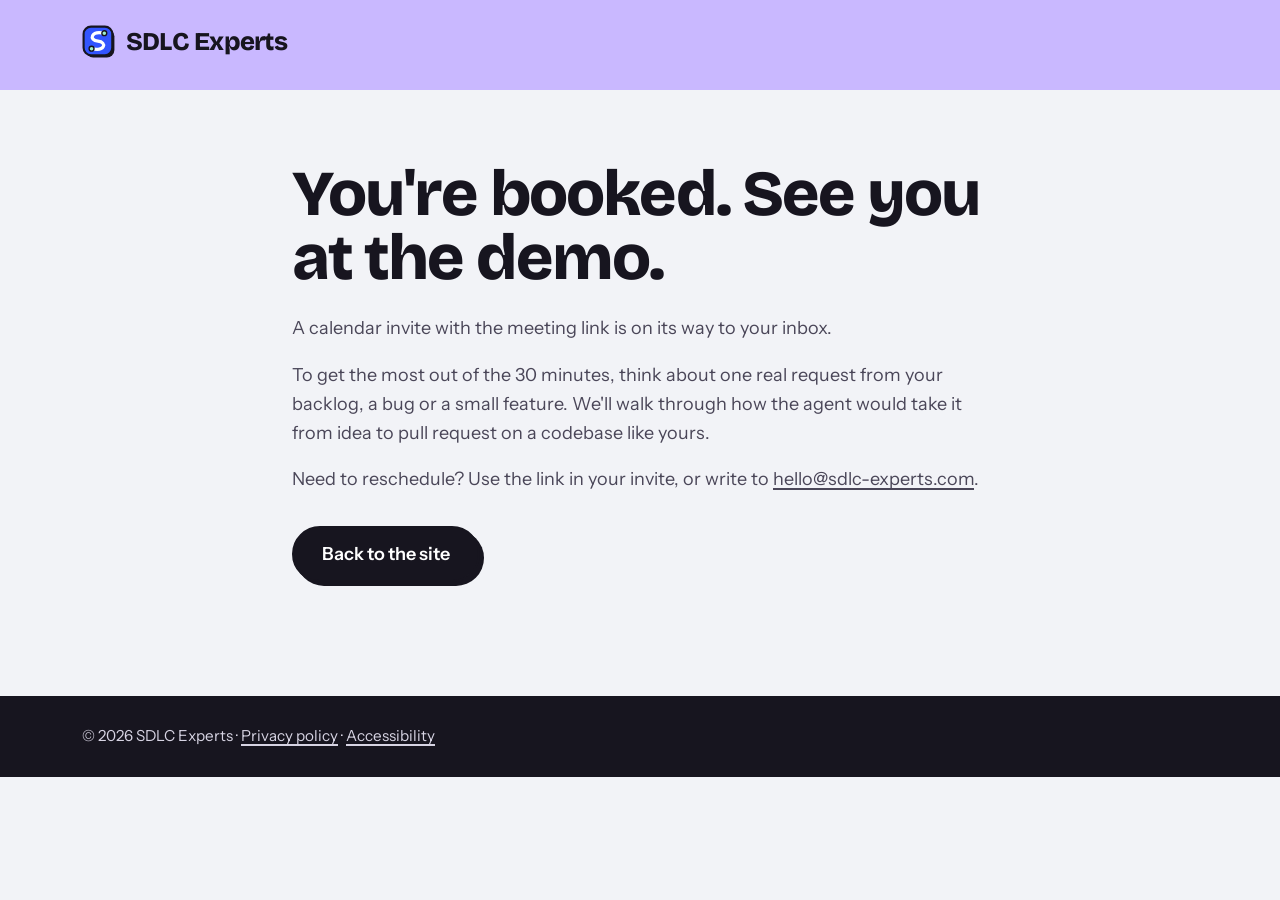
<file: thanks/index.html>
<!doctype html>
<html lang="en">
<head>
<title>You're booked | SDLC Experts</title>
<meta name="robots" content="noindex">
<meta charset="utf-8">
<meta name="viewport" content="width=device-width, initial-scale=1">
<link rel="icon" href="/favicon.svg" type="image/svg+xml">
<link rel="stylesheet" href="/fonts/fonts.css">
<style>
:root{--ink:#17151F;--paper:#F2F3F7;--white:#FFFFFF;--lilac:#C9B8FF;--blue:#3355FF;--muted:#4A4658;--line:2px solid var(--ink)}
*{box-sizing:border-box}
body{margin:0;background:var(--paper);color:var(--ink);font-family:'Instrument Sans',system-ui,sans-serif;font-size:18px;line-height:1.6;-webkit-font-smoothing:antialiased}
a{color:inherit;text-decoration-thickness:2px;text-underline-offset:3px}
:focus-visible{outline:3px solid var(--blue);outline-offset:3px;border-radius:6px}
.wrap{max-width:760px;margin:0 auto;padding:0 32px}
header{background:var(--lilac)}
header .wrap{max-width:1180px;padding-top:22px;padding-bottom:22px}
.logo{font-family:'Bricolage Grotesque',sans-serif;font-weight:800;font-size:1.6rem;letter-spacing:-.03em;text-decoration:none;display:inline-flex;align-items:center;gap:10px}
.logo-mark{width:34px;height:34px;display:block}
main .wrap{padding-top:72px;padding-bottom:96px}
h1,h2{font-family:'Bricolage Grotesque',sans-serif;font-weight:800;letter-spacing:-.03em;line-height:1}
h1{font-size:clamp(2.4rem,6vw,4rem);margin:0 0 24px}
h2{font-size:1.5rem;letter-spacing:-.02em;margin:40px 0 10px}
p,li{color:var(--muted)}
ul{padding-inline-start:22px;padding-left:0;padding-right:0}
.btn{display:inline-flex;align-items:center;min-height:56px;padding:0 28px;border:var(--line);border-radius:999px;background:var(--ink);color:var(--white);text-decoration:none;font-weight:600;box-shadow:4px 4px 0 var(--ink)}
.btn:hover{transform:translate(-2px,-2px);box-shadow:6px 6px 0 var(--ink)}
footer{background:var(--ink);color:#D7D4E3;font-size:.95rem}
footer .wrap{max-width:1180px;padding-top:28px;padding-bottom:28px}
footer a{color:#D7D4E3}
@media (max-width:640px){.wrap{padding-left:20px;padding-right:20px} main .wrap{padding-top:44px;padding-bottom:64px}}
@media (prefers-reduced-motion:reduce){.btn:hover{transform:none}}
.skip{position:absolute;left:-9999px;top:12px;z-index:100;padding:10px 18px;border:2px solid #17151F;border-radius:999px;background:#FFFFFF;color:#17151F;font-weight:600;text-decoration:none}
.skip:focus{left:16px}
.sr-only{position:absolute;width:1px;height:1px;padding:0;margin:-1px;overflow:hidden;clip:rect(0,0,0,0);white-space:nowrap;border:0}
</style>
<script src="/gtag.js"></script>
</head>
<body>
<a class="skip" href="#main">Skip to content</a>
<header><div class="wrap"><a class="logo" href="/"><img class="logo-mark" src="/logo-mark.svg" width="34" height="34" alt="">SDLC Experts</a></div></header>
<main id="main"><div class="wrap">
<h1>You're booked. See you at the demo.</h1>
<p>A calendar invite with the meeting link is on its way to your inbox.</p>
<p>To get the most out of the 30 minutes, think about one real request from your backlog, a bug or a small feature. We'll walk through how the agent would take it from idea to pull request on a codebase like yours.</p>
<p>Need to reschedule? Use the link in your invite, or write to <a href="mailto:hello@sdlc-experts.com">hello@sdlc-experts.com</a>.</p>
<p style="margin-top:32px"><a class="btn" href="/">Back to the site</a></p>
</div></main>
<footer><div class="wrap">© 2026 SDLC Experts · <a href="/privacy/">Privacy policy</a> · <a href="/accessibility/">Accessibility</a></div></footer>
</body>
</html>
</file>
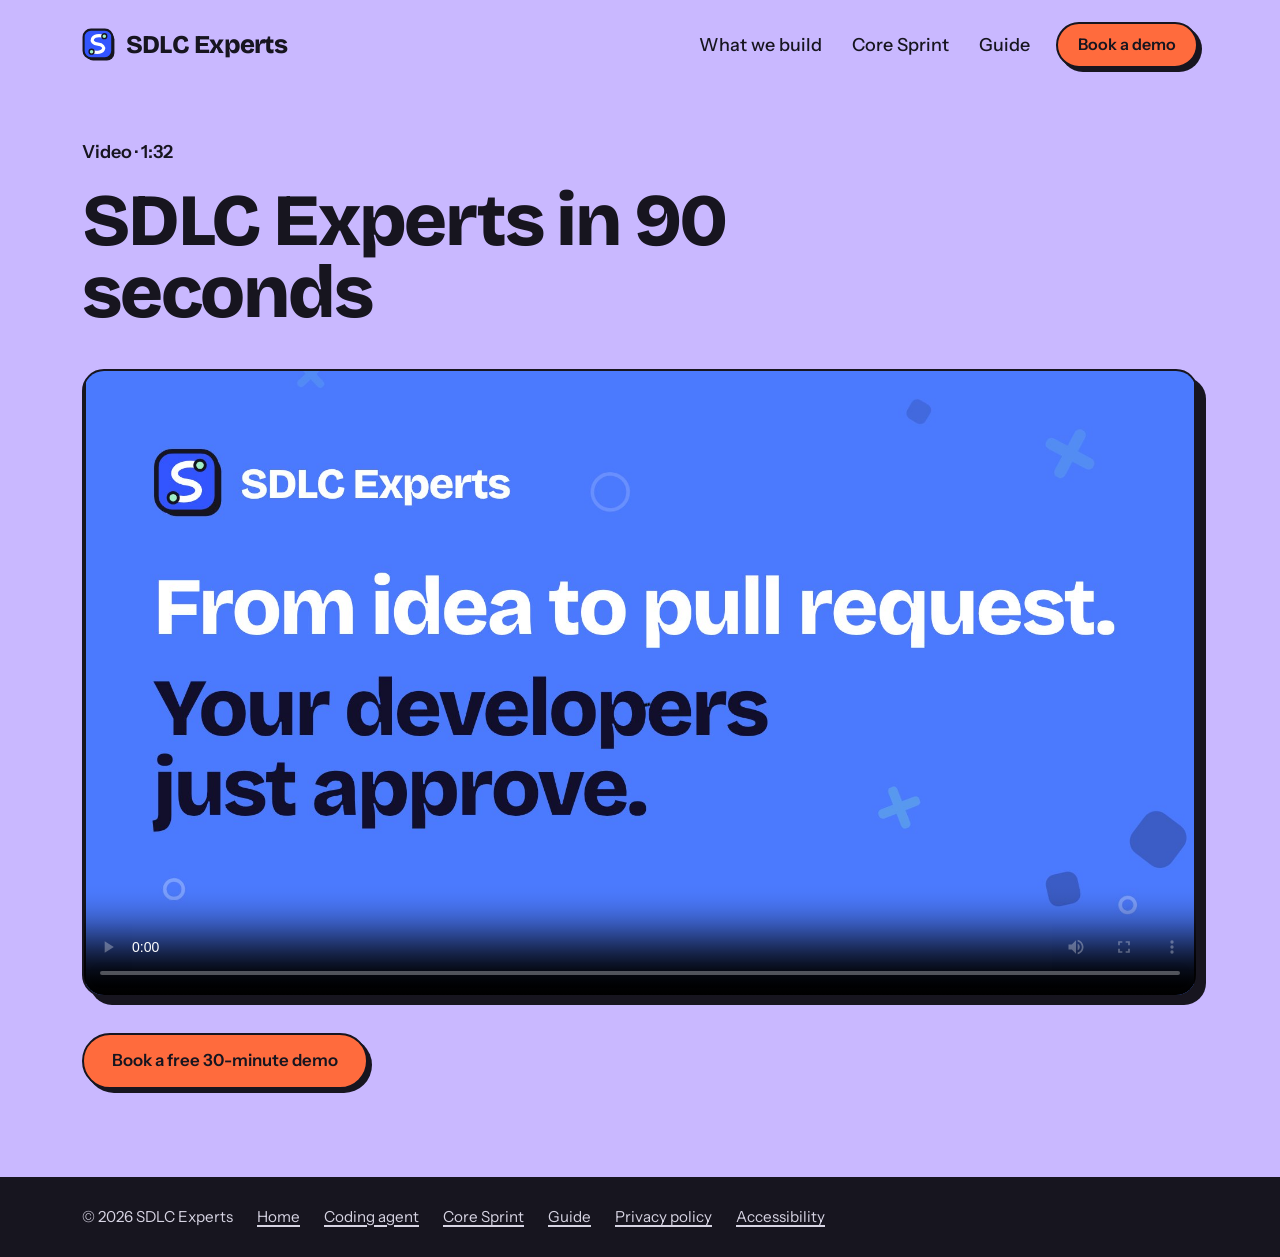
<file: video/index.html>
<!doctype html>
<html lang="en">
<head>
<meta charset="utf-8">
<meta name="viewport" content="width=device-width, initial-scale=1">
<title>SDLC Experts in 90 seconds | Video</title>
<meta name="description" content="A 90-second look at an AI-native SDLC: coding agents take a request to a ready-to-merge pull request on your codebase, and your developers just approve.">
<link rel="canonical" href="https://sdlc-experts.com/video/">
<meta property="og:site_name" content="SDLC Experts">
<meta property="og:type" content="website">
<meta property="og:url" content="https://sdlc-experts.com/video/">
<meta property="og:title" content="From idea to pull request. Your developers just approve.">
<meta property="og:description" content="SDLC Experts in 90 seconds: one shared AI delivery flow on your existing codebase, with people approving every decision that matters.">
<meta property="og:image" name="image" content="https://sdlc-experts.com/video/share.jpg">
<meta property="og:image:secure_url" content="https://sdlc-experts.com/video/share.jpg">
<meta property="og:image:type" content="image/jpeg">
<meta property="og:image:width" content="1200">
<meta property="og:image:height" content="630">
<meta property="og:image:alt" content="SDLC Experts video: From idea to pull request. Your developers just approve.">
<meta name="twitter:card" content="summary_large_image">
<meta name="twitter:title" content="From idea to pull request. Your developers just approve.">
<meta name="twitter:description" content="SDLC Experts in 90 seconds.">
<meta name="twitter:image" content="https://sdlc-experts.com/video/share.jpg">
<meta name="theme-color" content="#C9B8FF">
<link rel="icon" href="/favicon.svg" type="image/svg+xml">
<link rel="preload" href="/fonts/bricolage-grotesque-latin-800-normal.woff2" as="font" type="font/woff2" crossorigin>
<link rel="preload" href="/fonts/instrument-sans-latin-400-normal.woff2" as="font" type="font/woff2" crossorigin>
<link rel="stylesheet" href="/fonts/fonts.css">
<link rel="stylesheet" href="/site.css">
<style>
.video-frame{border:var(--line);border-radius:22px;overflow:hidden;box-shadow:8px 8px 0 var(--ink);background:var(--ink);aspect-ratio:16/9;margin-top:40px}
.video-frame video{display:block;width:100%;height:100%}
</style>
<script type="application/ld+json">
{"@context":"https://schema.org","@type":"VideoObject",
 "name":"SDLC Experts in 90 seconds",
 "description":"How SDLC Experts turns AI coding tools into one shared delivery flow on your existing codebase: from a request to a ready-to-merge pull request, with people approving the decisions.",
 "thumbnailUrl":["https://sdlc-experts.com/video/share.jpg","https://sdlc-experts.com/video/poster.jpg"],
 "uploadDate":"2026-11-18",
 "duration":"PT1M32S",
 "contentUrl":"https://sdlc-experts.com/video/sdlc-experts-promo.mp4",
 "embedUrl":"https://sdlc-experts.com/video/",
 "publisher":{"@id":"https://sdlc-experts.com/#org","@type":"Organization","name":"SDLC Experts","logo":{"@type":"ImageObject","url":"https://sdlc-experts.com/img/logo.png"}}}
</script>
<script src="/gtag.js"></script>
</head>
<body>
<a class="skip" href="#main">Skip to content</a>

<header class="site-header">
  <div class="wrap">
    <a class="logo" href="/"><img class="logo-mark" src="/logo-mark.svg" width="34" height="34" alt="">SDLC Experts</a>
    <nav aria-label="Main">
      <a class="nav-link" href="/#build">What we build</a>
      <a class="nav-link" href="/core-sprint/">Core Sprint</a>
      <a class="nav-link" href="/ai-native-sdlc/">Guide</a>
      <a class="btn btn-cta" href="https://cal.com/sdlc-experts/30min" target="_blank" rel="noopener">Book a demo</a>
    </nav>
  </div>
</header>

<main id="main">
<section class="page-hero">
  <div class="wrap">
    <p class="kicker">Video · 1:32</p>
    <h1>SDLC Experts in 90 seconds</h1>
    <div class="video-frame">
      <video controls playsinline preload="metadata" poster="/video/poster.jpg" width="1920" height="1080" aria-label="SDLC Experts promo video, with burned-in captions">
        <source src="/video/sdlc-experts-promo.mp4" type="video/mp4">
        <a href="/video/sdlc-experts-promo.mp4">Download the video (MP4)</a>
      </video>
    </div>
    <div class="actions">
      <a class="btn btn-cta" href="https://cal.com/sdlc-experts/30min" target="_blank" rel="noopener">Book a free 30-minute demo</a>
    </div>
  </div>
</section>

</main>

<footer>
  <div class="wrap"><span>© 2026 SDLC Experts</span><a href="/">Home</a><a href="/coding-agent/">Coding agent</a><a href="/core-sprint/">Core Sprint</a><a href="/ai-native-sdlc/">Guide</a><a href="/privacy/">Privacy policy</a><a href="/accessibility/">Accessibility</a></div>
</footer>
<script src="/site.js"></script>
</body>
</html>
</file>
<file: fonts/fonts.css>
/* Self-hosted fonts (SIL Open Font License). No requests to Google. */
@font-face{font-family:'Bricolage Grotesque';font-style:normal;font-weight:600;font-display:swap;src:url(/fonts/bricolage-grotesque-latin-600-normal.woff2) format('woff2')}
@font-face{font-family:'Bricolage Grotesque';font-style:normal;font-weight:800;font-display:swap;src:url(/fonts/bricolage-grotesque-latin-800-normal.woff2) format('woff2')}
@font-face{font-family:'Instrument Sans';font-style:normal;font-weight:400;font-display:swap;src:url(/fonts/instrument-sans-latin-400-normal.woff2) format('woff2')}
@font-face{font-family:'Instrument Sans';font-style:normal;font-weight:500;font-display:swap;src:url(/fonts/instrument-sans-latin-500-normal.woff2) format('woff2')}
@font-face{font-family:'Instrument Sans';font-style:normal;font-weight:600;font-display:swap;src:url(/fonts/instrument-sans-latin-600-normal.woff2) format('woff2')}
</file>
<file: site.css>
/* Shared styles for SDLC Experts inner pages (the home page keeps its own inline copy). */
:root{
  --ink:#17151F; --paper:#F2F3F7; --white:#FFFFFF;
  --lilac:#C9B8FF; --lilac-soft:#E6DEFF; --blue:#3355FF; --mint:#9EF0C8; --tangerine:#FF6B3D;
  --muted:#4A4658;
  --display:'Bricolage Grotesque', 'Instrument Sans', system-ui, sans-serif;
  --body:'Instrument Sans', system-ui, sans-serif;
  --line:2px solid var(--ink);
  --pop:6px 6px 0 var(--ink);
}
*{box-sizing:border-box}
html{scroll-behavior:smooth}
@media (prefers-reduced-motion:reduce){html{scroll-behavior:auto}*{transition:none!important}}
body{margin:0;background:var(--paper);color:var(--ink);font-family:var(--body);font-size:18px;line-height:1.6;-webkit-font-smoothing:antialiased}
a{color:inherit;text-decoration-thickness:2px;text-underline-offset:3px}
:focus-visible{outline:3px solid var(--blue);outline-offset:3px;border-radius:6px}
h1,h2,h3{font-family:var(--display);margin:0;letter-spacing:-.02em}
h1{font-weight:800;font-size:clamp(2.4rem,6vw,4.6rem);line-height:.98;letter-spacing:-.03em;max-width:16ch}
h2{font-weight:800;font-size:clamp(1.7rem,3.4vw,2.5rem);line-height:1.05;max-width:24ch}
h3{font-weight:600;font-size:1.3rem;line-height:1.2}
p{margin:0}
.wrap{max-width:1180px;margin:0 auto;padding:0 32px}
.narrow{max-width:760px}

.btn{display:inline-flex;align-items:center;justify-content:center;min-height:56px;padding:0 28px;border:var(--line);border-radius:999px;font-family:var(--body);font-weight:600;font-size:1.05rem;text-decoration:none;background:var(--ink);color:var(--white);box-shadow:4px 4px 0 var(--ink);transition:transform .12s ease, box-shadow .12s ease}
.btn:hover{transform:translate(-2px,-2px);box-shadow:6px 6px 0 var(--ink)}
.btn:active{transform:translate(2px,2px);box-shadow:0 0 0 var(--ink)}
.btn-light{background:var(--white);color:var(--ink)}
.btn-cta{background:var(--tangerine);color:var(--ink)}
.sticker{display:inline-block;align-self:flex-start;padding:5px 12px;border:var(--line);border-radius:999px;background:var(--white);color:var(--ink);font-size:.85rem;font-weight:600;line-height:1.3}
.card{background:var(--white);color:var(--ink);border:var(--line);border-radius:18px;box-shadow:var(--pop);padding:28px;display:flex;flex-direction:column;gap:12px}
.card p,.card li{color:var(--muted)}
.card.lilac{background:var(--lilac)}
.card.lilac p,.card.lilac li{color:var(--ink)}
.card.mint{background:var(--mint)}
.card.mint p,.card.mint li{color:var(--ink)}
.card.ink{background:var(--ink);color:var(--white)}
.card.ink p,.card.ink li{color:#D7D4E3}
.grid2{display:grid;grid-template-columns:repeat(2,minmax(0,1fr));gap:28px}
ul.list,ol.list{margin:0;padding-left:22px;display:flex;flex-direction:column;gap:8px}

.site-header{background:var(--lilac)}
.site-header .wrap{display:flex;flex-wrap:wrap;gap:16px;justify-content:space-between;align-items:center;padding-top:22px;padding-bottom:22px}
.logo{font-family:var(--display);font-weight:800;font-size:1.6rem;letter-spacing:-.03em;text-decoration:none;display:inline-flex;align-items:center;gap:10px}
.logo-mark{width:34px;height:34px;display:block}
nav{display:flex;flex-wrap:wrap;align-items:center;gap:6px}
nav a.nav-link{display:inline-flex;align-items:center;min-height:44px;padding:0 12px;text-decoration:none;font-weight:500}
nav a.nav-link:hover,nav a.nav-link[aria-current]{text-decoration:underline}
nav .btn{min-height:46px;padding:0 20px;margin-left:8px;font-size:1rem}

.page-hero{background:var(--lilac);padding:48px 0 88px}
.page-hero .kicker{font-weight:600;margin-bottom:18px}
.page-hero .lead{font-size:1.22rem;max-width:58ch;margin-top:28px}
.page-hero .actions,.cta .actions{display:flex;flex-wrap:wrap;gap:16px;margin-top:36px}
.section{padding:80px 0}
.section.white{background:var(--white)}
.section.mint{background:var(--mint)}
.prose{display:flex;flex-direction:column;gap:18px}
.prose h2{margin-top:28px}
.prose h2:first-child{margin-top:0}
.prose p,.prose li{color:var(--muted)}
.prose strong{color:var(--ink)}
.steps{list-style:none;margin:8px 0 0;padding:0;display:flex;flex-direction:column;gap:14px;counter-reset:s}
.steps li{position:relative;padding:18px 20px 18px 72px;border:var(--line);border-radius:16px;background:var(--white);box-shadow:4px 4px 0 var(--ink);color:var(--muted)}
.steps li::before{counter-increment:s;content:counter(s);position:absolute;left:18px;top:16px;width:38px;height:38px;border:var(--line);border-radius:50%;display:grid;place-items:center;font-family:var(--display);font-weight:800;background:var(--lilac);color:var(--ink)}
.steps li.gate{background:var(--ink);color:#D7D4E3}
.steps li.gate::before{background:var(--mint)}
.steps li.gate strong{color:var(--white)}
.gate-tag{display:inline-block;margin-right:10px;padding:2px 10px;border:2px solid var(--mint);border-radius:999px;background:var(--mint);color:var(--ink);font-size:.8rem;font-weight:700;letter-spacing:.02em;vertical-align:2px}
.cta :focus-visible{outline-color:var(--ink)}
.card.ink :focus-visible,footer :focus-visible{outline-color:var(--white)}
@media (prefers-contrast:more){
  :root{--muted:var(--ink)}
  .card.ink p,.card.ink li,.steps li.gate,footer{color:#FFFFFF}
  :focus-visible{outline-width:4px}
}
@media (forced-colors:active){.gate-tag{border-color:CanvasText}}
.price{font-family:var(--display);font-weight:800;font-size:2.6rem;line-height:1;letter-spacing:-.03em}
.price small{font-family:var(--body);font-weight:500;font-size:1rem;letter-spacing:0;color:var(--ink)}
.cta{background:var(--tangerine);padding:80px 0}
.cta h2{max-width:22ch}
.cta .fine{margin-top:28px;font-weight:500}

footer{background:var(--ink);color:#D7D4E3;font-size:.95rem}
footer .wrap{padding-top:28px;padding-bottom:28px;display:flex;flex-wrap:wrap;gap:8px 24px}

@media (max-width:980px){.grid2{grid-template-columns:minmax(0,1fr)}}
@media (max-width:640px){
  body{font-size:17px}
  .wrap{padding:0 20px}
  .section,.cta{padding:60px 0}
  .page-hero{padding:28px 0 64px}
  nav a.nav-link{display:none}
  .card{padding:22px}
  .site-header .wrap{flex-wrap:nowrap;gap:10px}
  .logo{font-size:1.25rem;gap:8px}
  .logo-mark{width:28px;height:28px}
  nav .btn{min-height:44px;padding:0 14px;margin-left:0;font-size:.95rem;white-space:nowrap}
  .actions .btn{flex:1 1 100%}
}
.skip{position:absolute;left:-9999px;top:12px;z-index:100;padding:10px 18px;border:2px solid #17151F;border-radius:999px;background:#FFFFFF;color:#17151F;font-weight:600;text-decoration:none}
.skip:focus{left:16px}
.sr-only{position:absolute;width:1px;height:1px;padding:0;margin:-1px;overflow:hidden;clip:rect(0,0,0,0);white-space:nowrap;border:0}
</file>
